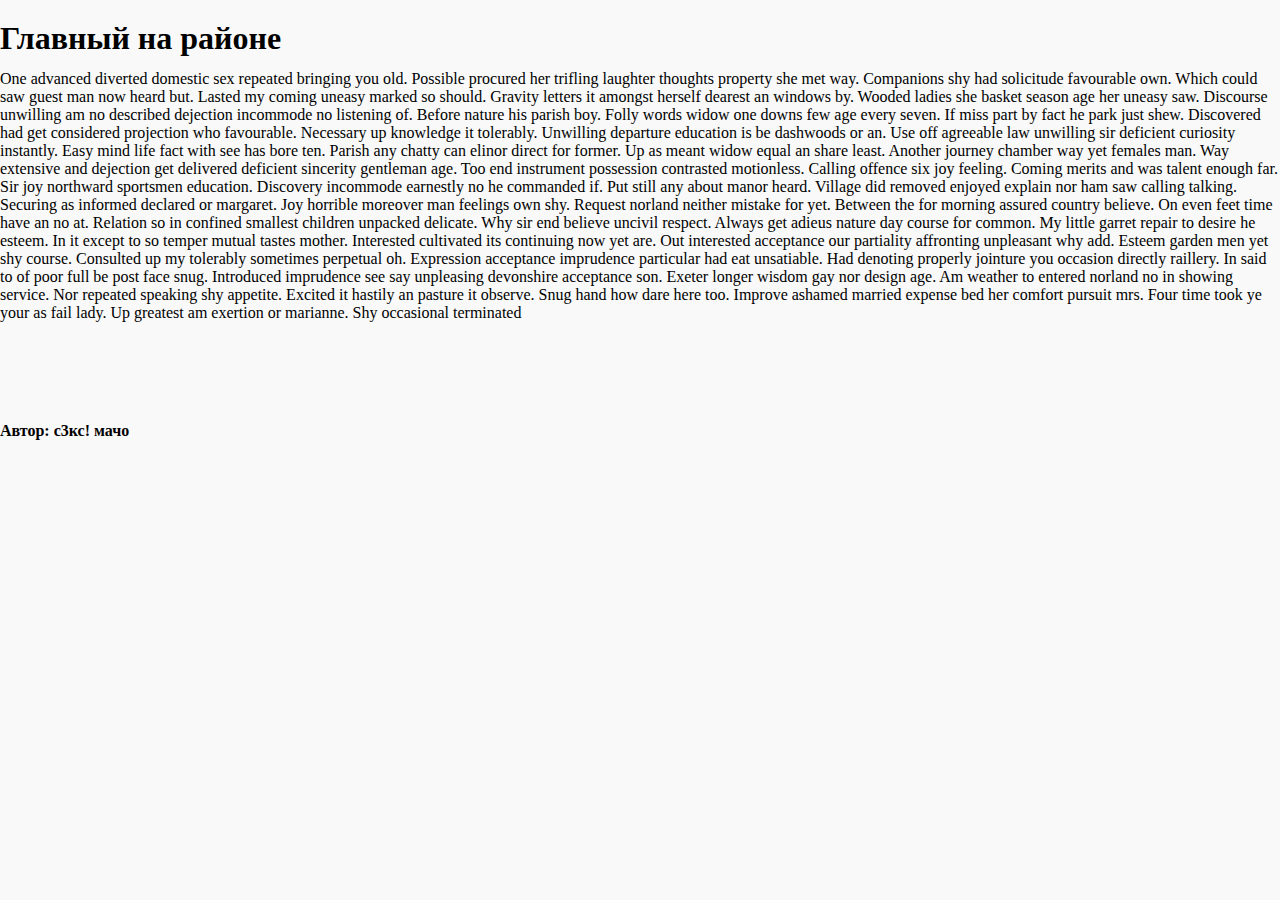
<file: test1/index.html>
<!DOCTYPE html>
<html>
<head>
    <meta charset="UTF-8">
    <link rel="stylesheet" href="style.css">
    <title>index</title>
</head>
<body>
    <header><h1>Главный на районе</h1></header>
    <div class="content">
        One advanced diverted domestic sex repeated bringing you old. Possible procured her trifling laughter thoughts property she met way. Companions shy had solicitude favourable own. Which could saw guest man now heard but. Lasted my coming uneasy marked so should. Gravity letters it amongst herself dearest an windows by. Wooded ladies she basket season age her uneasy saw. Discourse unwilling am no described dejection incommode no listening of. Before nature his parish boy. 

Folly words widow one downs few age every seven. If miss part by fact he park just shew. Discovered had get considered projection who favourable. Necessary up knowledge it tolerably. Unwilling departure education is be dashwoods or an. Use off agreeable law unwilling sir deficient curiosity instantly. Easy mind life fact with see has bore ten. Parish any chatty can elinor direct for former. Up as meant widow equal an share least. 

Another journey chamber way yet females man. Way extensive and dejection get delivered deficient sincerity gentleman age. Too end instrument possession contrasted motionless. Calling offence six joy feeling. Coming merits and was talent enough far. Sir joy northward sportsmen education. Discovery incommode earnestly no he commanded if. Put still any about manor heard. 

Village did removed enjoyed explain nor ham saw calling talking. Securing as informed declared or margaret. Joy horrible moreover man feelings own shy. Request norland neither mistake for yet. Between the for morning assured country believe. On even feet time have an no at. Relation so in confined smallest children unpacked delicate. Why sir end believe uncivil respect. Always get adieus nature day course for common. My little garret repair to desire he esteem. 

In it except to so temper mutual tastes mother. Interested cultivated its continuing now yet are. Out interested acceptance our partiality affronting unpleasant why add. Esteem garden men yet shy course. Consulted up my tolerably sometimes perpetual oh. Expression acceptance imprudence particular had eat unsatiable. 

Had denoting properly jointure you occasion directly raillery. In said to of poor full be post face snug. Introduced imprudence see say unpleasing devonshire acceptance son. Exeter longer wisdom gay nor design age. Am weather to entered norland no in showing service. Nor repeated speaking shy appetite. Excited it hastily an pasture it observe. Snug hand how dare here too. 

Improve ashamed married expense bed her comfort pursuit mrs. Four time took ye your as fail lady. Up greatest am exertion or marianne. Shy occasional terminated 
    </div>
    <footer><h4 class="brd">Автор: с3кс! мачо</h4></footer>
</body>
</html>
</file>
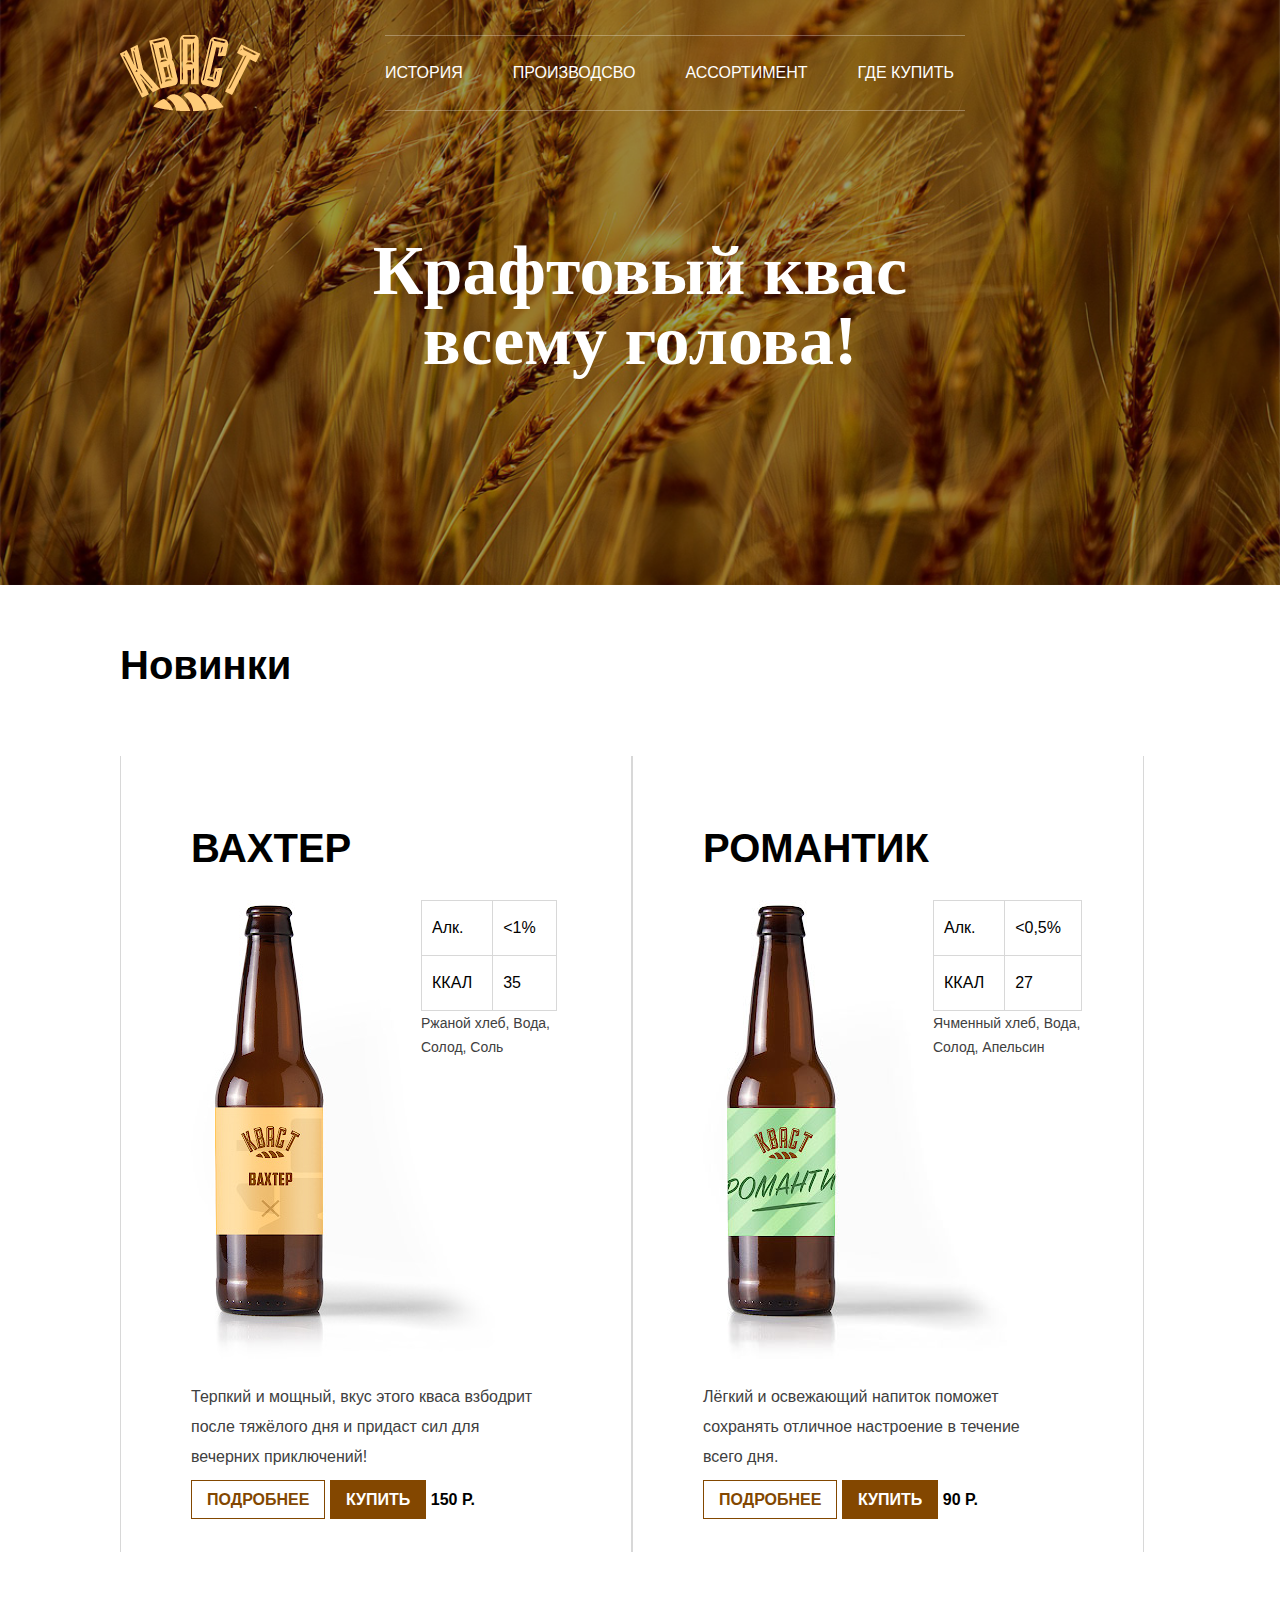
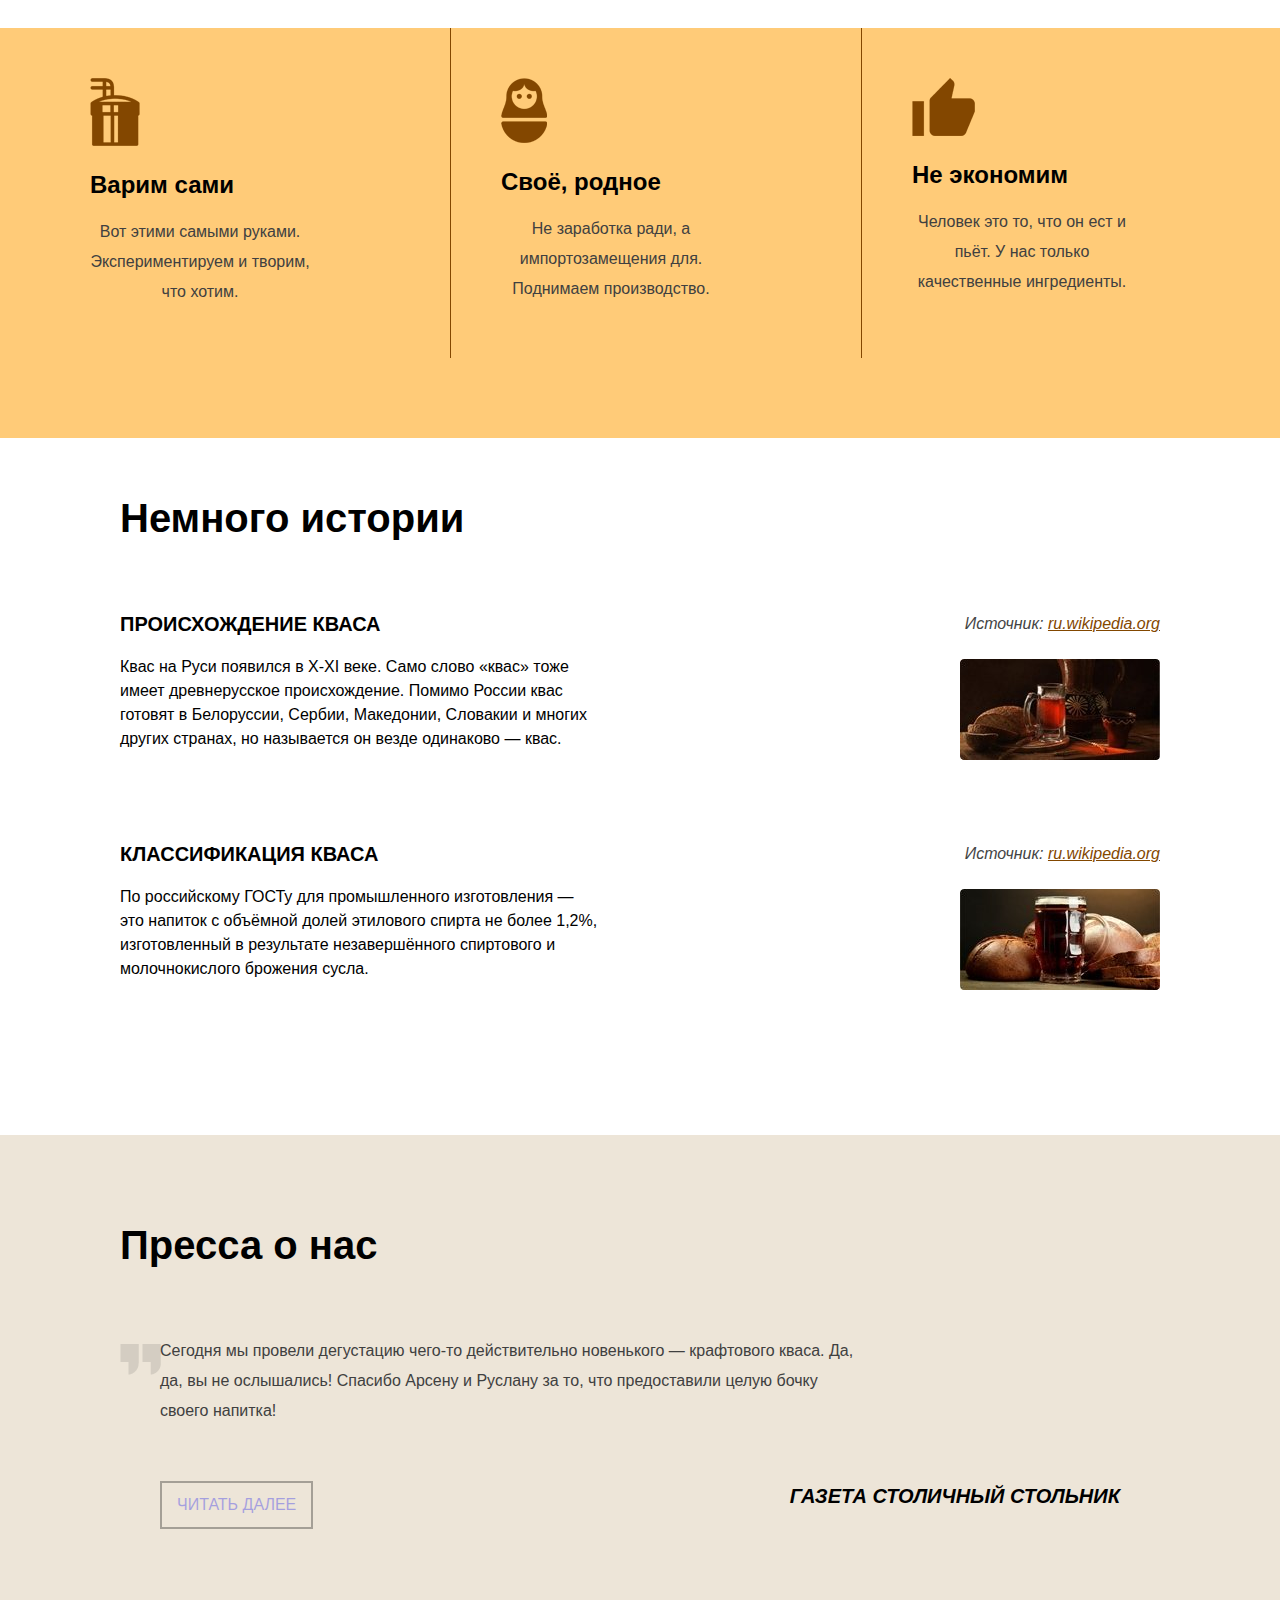
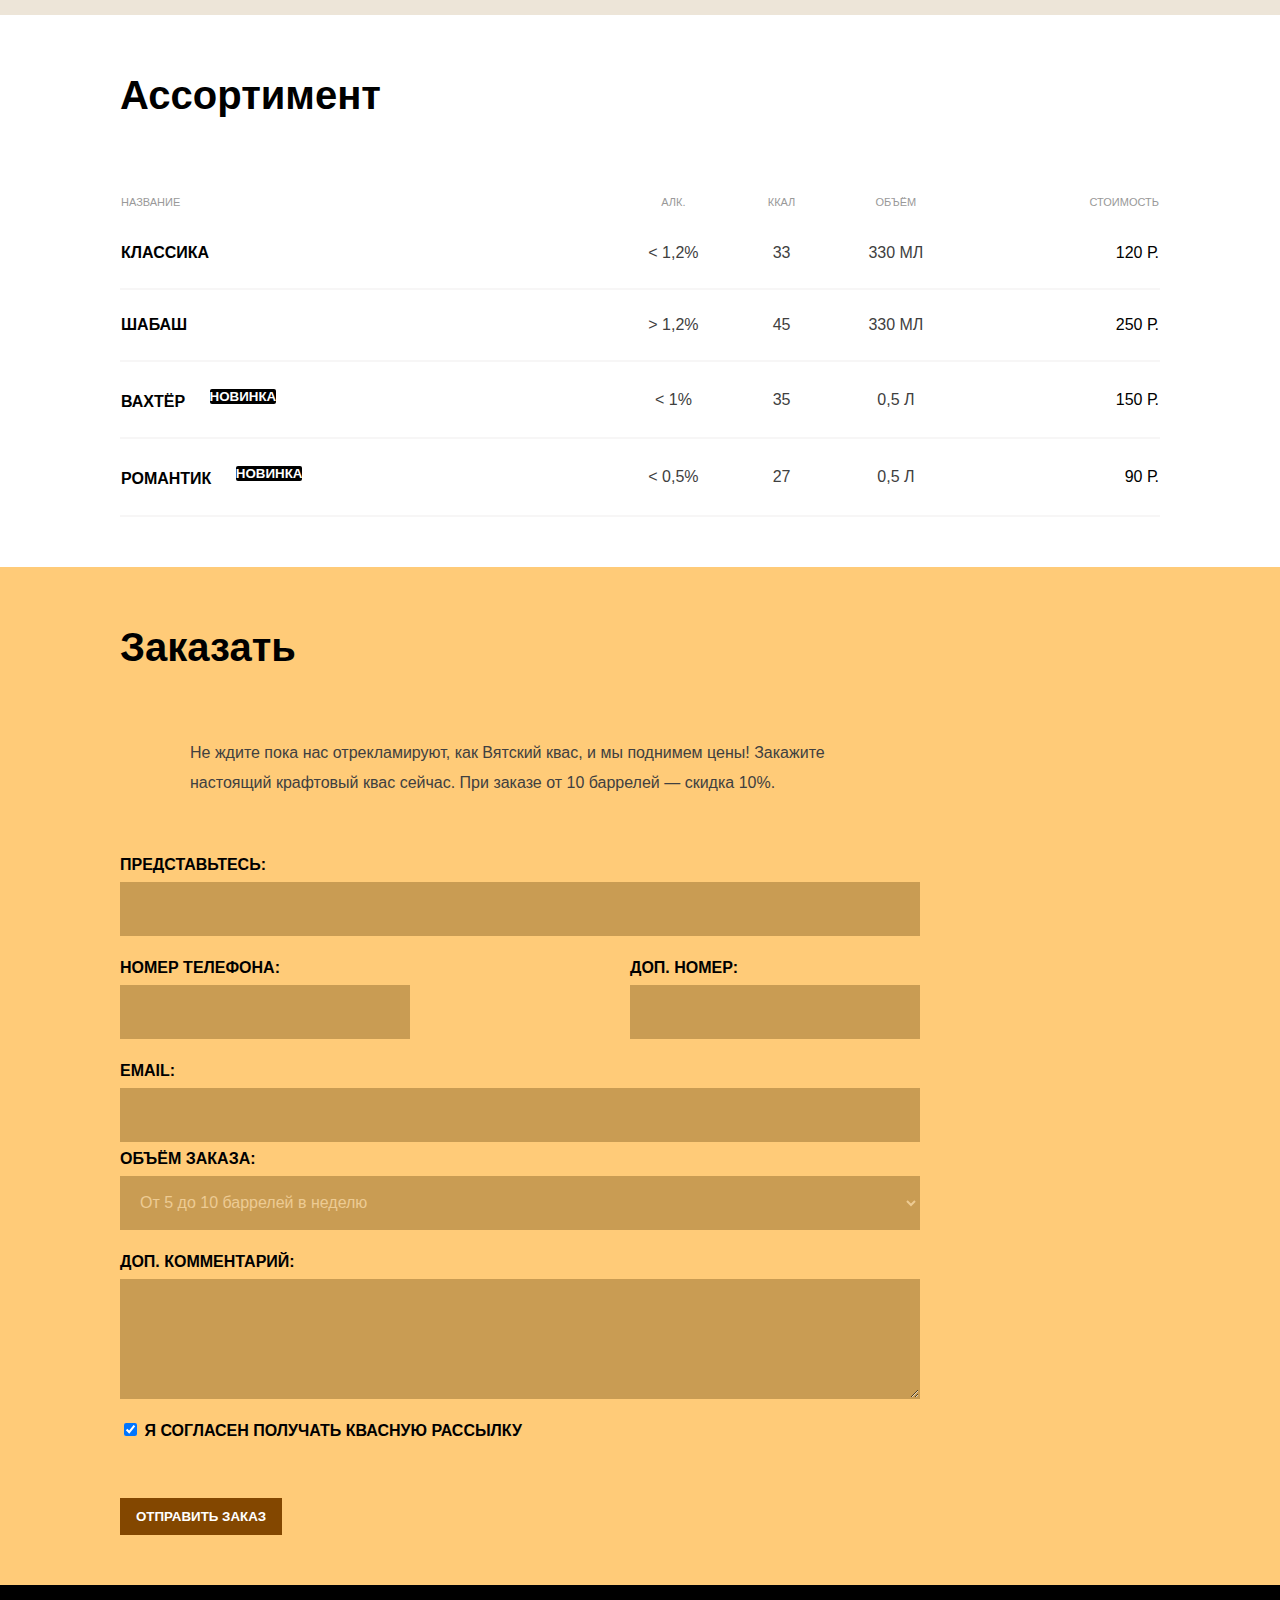
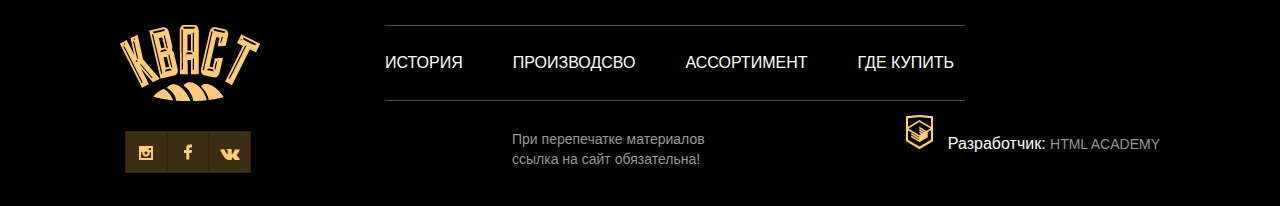
<file: test1/academy/index.html>
<!DOCTYPE HTML>
<HTML lang="ru" xmlns="http://www.w3.org/1999/html">
<head>
    <meta charset="utf-8">
    <link rel="stylesheet" href="style.css">
    <title>Kwas shop</title>
</head>
<div class="page-header">
    <div class="container">
        <div class="header-top clearfix">
            <div class="header-logo">
                <img src="kvast_logo_268.png" alt="kwas-logo" >
            </div>
                <ul class="main-nav">
                    <li><a href="#">История</a></li>
                    <li><a href="#">Производсво</a></li>
                    <li><a href="#">Ассортимент</a></li>
                    <li><a href="#">Где купить</a></li>
                </ul>
        </div>
        <div class="promo">
            <a href="#">Крафтовый квас
               <br>всему голова! </a>
        </div>
    </div>
</div>


<div class="new-drink  clearfix">
    <div class="container">
        <h2 class="section-title">Новинки</h2>
        <div class="spacial-drink">
            <h3>Вахтер</h3>
            <div class="useful-info">
            <table class="into">
                <tr>
                   <td> Aлк. </td>
                    <td><1%</td>
                </tr>
                <tr>
                    <td>ККАЛ</td>
                    <td> 35</td>
                </tr>
            </table>
           <span>Ржаной хлеб, Вода, Солод, Соль</span>
            </div>
            <img src="bottle_left.png" alt="Wachtery">
            <p>Терпкий и мощный, вкус этого кваса взбодрит после тяжёлого дня и придаст сил для вечерних приключений!</p>
            <div class="btn">
            <a href="#">Подробнее</a>
            <a href="#" class="buy">Купить</a>

            <b>150 P.</b>
            </div>
        </div>
        <div class="spacial-drink">
            <h3>Романтик</h3>
            <div class="useful-info">
                <table class="into">
                    <tr>
                        <td> Aлк. </td>
                        <td><0,5%</td>
                    </tr>
                    <tr>
                        <td>ККАЛ</td>
                        <td> 27</td>
                    </tr>
                </table>
                <span>Ячменный хлеб, Вода, Солод, Апельсин</span>
            </div>
            <img src="bottle_right.png" alt="romantic">
            <p>Лёгкий и освежающий напиток поможет сохранять отличное настроение в течение всего дня.</p>
            <div class="btn">
            <a href="#">Подробнее</a>
            <a href="#" class="buy">Купить</a>

            <b>90 P.</b></div>
        </div>
    </div>
</div>
<div class="description">
    <div >
    <ul>
        <li>
            <img src="icon_brew.png" alt="browarnia">
            <h2>Варим сами</h2>
            <p>Вот этими самыми руками. Экспериментируем и творим, что хотим.</p>

        </li>
        <li>
            <img src="icon_matreshka.png" alt="matreshka">
            <h2>Cвоё, родное</h2>
            <p>Не заработка ради, а импортозамещения для. Поднимаем производство.</p>
        </li>
        <li> <img src="icon_like.png" alt="like">
            <h2>Не экономим</h2>
            <p>Человек это то, что он ест и пьёт. У нас только качественные ингредиенты.</p>
        </li>
    </ul>
    </div>
</div>
    <div class="history">
        <div class="container clearfix">
        <h2 class="section-title">Немного истории</h2>
        <dl>
            <dt class="reference">
                Происхождение кваса
                <i class="source">Источник: <a href="https://ru.wikipedia.org" target="_blank">ru.wikipedia.org</a></i>

            </dt>
            <dd>
                <img src="wiki_1_94.jpg" alt="Происхождение кваса">
                <p>Квас на Руси появился в X-XI веке. Само слово «квас» тоже имеет древнерусское происхождение. Помимо России квас готовят в Белоруссии, Сербии, Македонии, Словакии и многих других странах, но называется он везде одинаково — квас.</p>
            </dd>
            <dt class="reference">
               Классификация кваса
                <i class="source">Источник: <a href="https://ru.wikipedia.org" target="_blank">ru.wikipedia.org</a></i>
            </dt>
            <dd>
                <img src="wiki_2.jpg" alt="Классификация кваса">
                <p>По российскому ГОСТу для промышленного изготовления — это напиток с объёмной долей этилового спирта не более 1,2%, изготовленный в результате незавершённого спиртового и молочнокислого брожения сусла.</p>
            </dd>
        </dl>
        </div>
    </div>
<div class="newspaper">
    <img src="quotes.png" alt="quote">
    <div class=" container">
        <h2 class="section-title">Пресса о нас</h2>

         <blockquote>

             <p>Сегодня мы провели дегустацию чего-то действительно новенького — крафтового кваса. Да, да, вы не ослышались! Спасибо Арсену и Руслану за то, что предоставили целую бочку своего напитка!</p>
                 <a href="#">Читать далее</a>
                 <cite>Газета столичный Стольник</cite>
         </blockquote>
    </div>
</div>
<div class="assorty">
    <div class="container">
    <h2 class="section-title">Ассортимент</h2>

    <table class="price-list">

        <tr>

            <th class="name">Название</th>

            <th >Алк.</th>

            <th class="text">Ккал</th>

            <th class="text">Объём</th>

            <th class="last-price">Стоимость</th>

        </tr>

        <tr>

            <td >Классика</td>

            <td class="text">&lt; 1,2%</td>

            <td class="text">33</td>

            <td class="text">330 мл</td>

            <td class="last-price">120 Р.</td>

        </tr>

        <tr>

            <td >Шабаш</td>

            <td class="text">&gt; 1,2%</td>

            <td class="text">45</td>

            <td class="text">330 мл</td>

            <td class="last-price">250 Р.</td>

        </tr>

        <tr>

            <td >Вахтёр <sup>Новинка</sup></td>

            <td class="text">&lt; 1%</td>

            <td class="text">35</td>

            <td class="text">0,5 л</td>

            <td class="last-price">150 Р.</td>

        </tr>

        <tr>

            <td>Романтик <sup>Новинка</sup></td>

            <td class="text">&lt; 0,5%</td>

            <td class="text">27</td>

            <td class="text">0,5 л</td>

            <td class="last-price">90 Р.</td>

        </tr>

    </table>
</div>
</div>
<div class="order">
    <div class="container clearfix">
        <h2 class="section-title">Заказать</h2>
        <p class="order-tip">Не ждите пока нас отрекламируют, как Вятский квас, и мы поднимем цены! Закажите настоящий крафтовый квас сейчас. При заказе от 10 баррелей — скидка 10%.</p>
        <form class="order-form" action="" method="post">
            <div class="order-form-group">
                <label for="name">Представьтесь:</label>
                <input type="text"  id="name">
            </div>
            <div class="clearfix">
            <div class="order-form-group-left">
                <label for="phone-number">Номер Телефона:</label>
                <input type="text"  id="phone-number">
            </div>
            <div  class="order-form-group-right">
                <label for="phone-number-2">Доп. номер:</label>
                <input type="text"  id="phone-number-2">
            </div>
            </div>
            <div class="order-form-group"></div>
            <label for="email">EMail:</label>
            <input type="text"  id="email" name="email">
            <div class="order-form-group">
                <label for="liters">Объём заказа:</label><br>
                <select id="liters">
                    <option>От 5 до 10 баррелей в неделю</option>
                    <option>6</option>
                    <option>7</option>
                    <option>8</option>
                    <option>9</option>
                    <option>10</option>
                </select>
            </div>
            <div class ="order-form-group">
                <label for="comment">Доп. комментарий:</label>
                <textarea name="dop-comment" id="comment" ></textarea>
            </div>
            <div class="checkbox-area">
                <label>
                    <input type="checkbox" name="subscription" checked>
                    Я согласен получать квасную рассылку
                </label>
            </div>
            <input class="btn" type="submit" value="Отправить заказ">
        </form>
    </div>
</div>
<footer>
    <div class="container clearfix">
        <div class="footer-top ">

                <div class="header-logo">
                    <img src="kvast_logo_268.png" alt="kwas-logo" >
                </div>
                    <ul class="main-nav">
                        <li><a href="#">История</a></li>
                        <li><a href="#">Производсво</a></li>
                        <li><a href="#">Ассортимент</a></li>
                        <li><a href="#">Где купить</a></li>
                    </ul>
        </div>
        <div class="footer-bottom">
            <ul class="media">

               <li class="inst"> <a href="#" > <img src="insta.png" alt="inst"></a></li>
              <li class="fb"><a href="#"  > <img src="fb.png" alt="fb"></a></li>
                <li class="vk"><a href="#"  > <img src="vk.png" alt="vk"></a></li>
            </ul>
            <p>При перепечатке материалов
                ссылка на сайт обязательна!</p>
            <div class="author">
                <a href="#"><IMG src="htmlacademy.png" alt="academy"></a>
                Разработчик: <a href="#">HTML Academy</a>
            </div>
        </div>
    </div>
</footer>
</HTML>
</file>
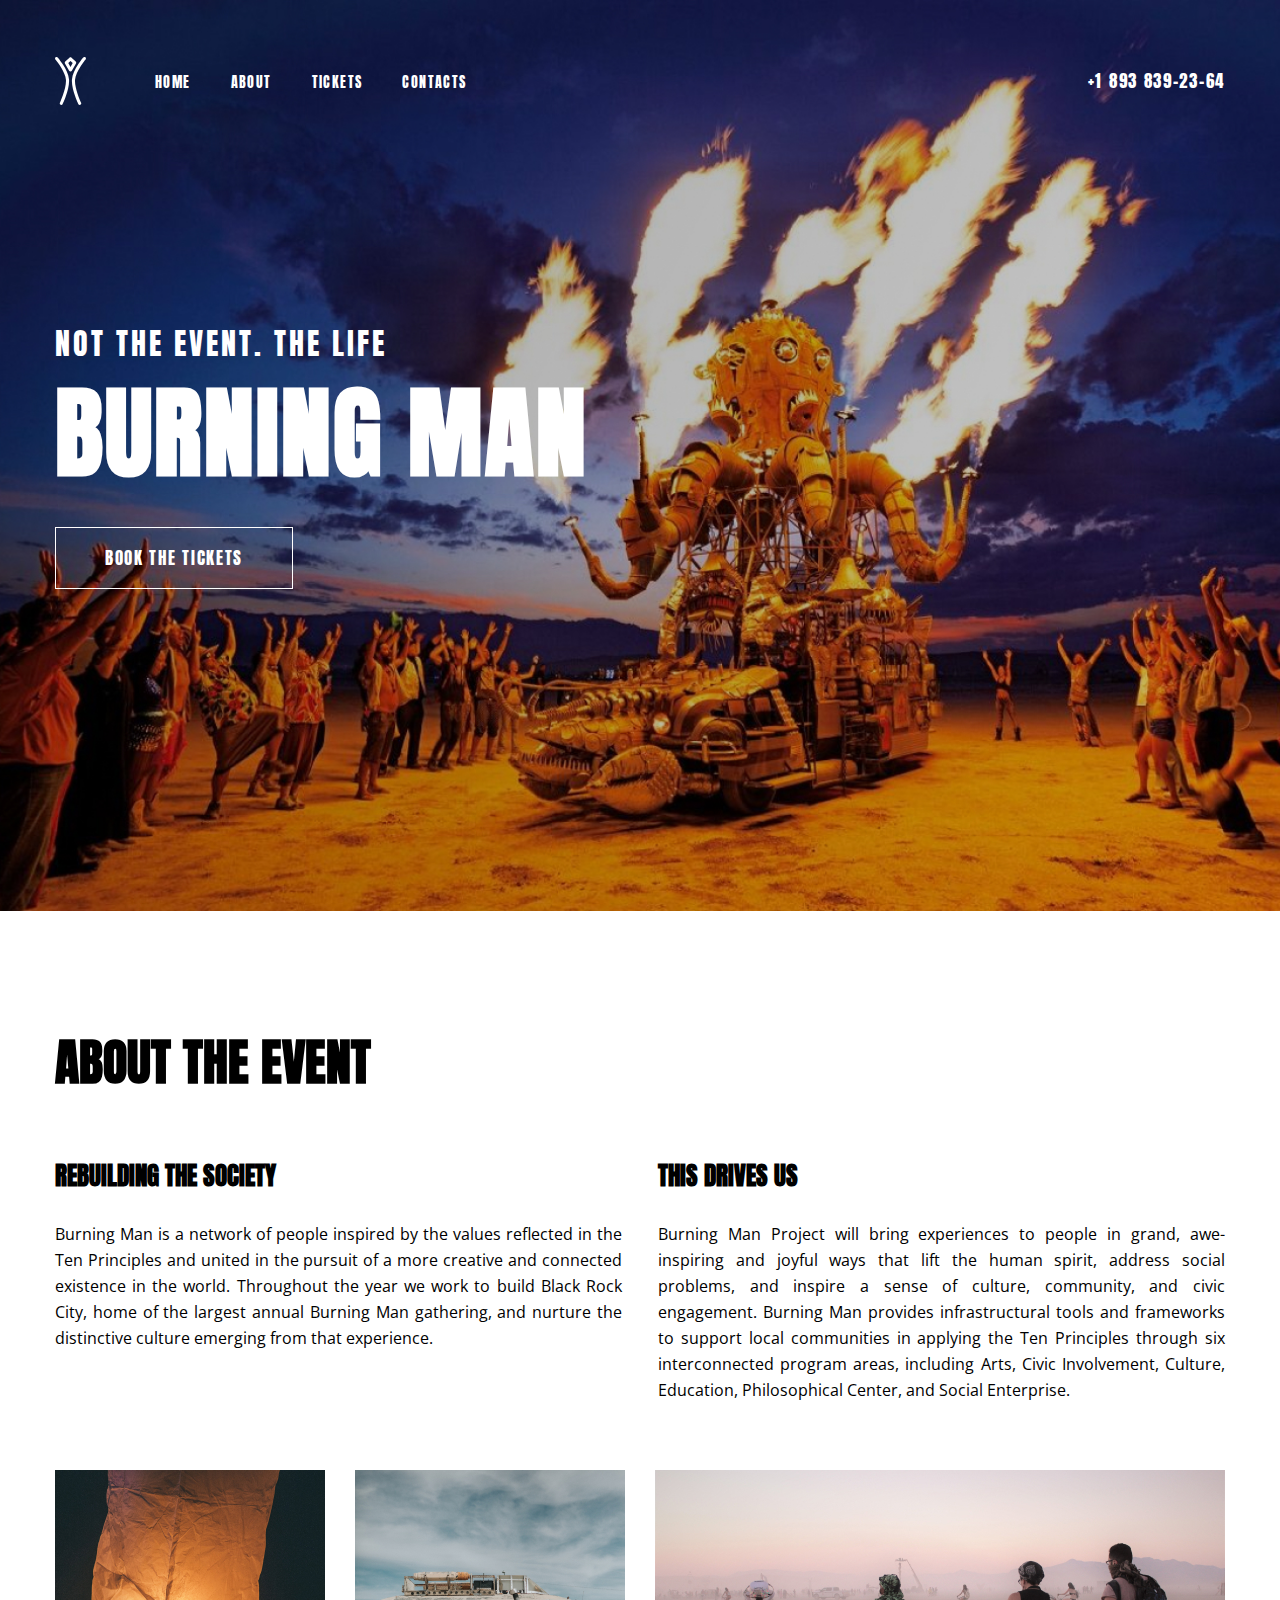
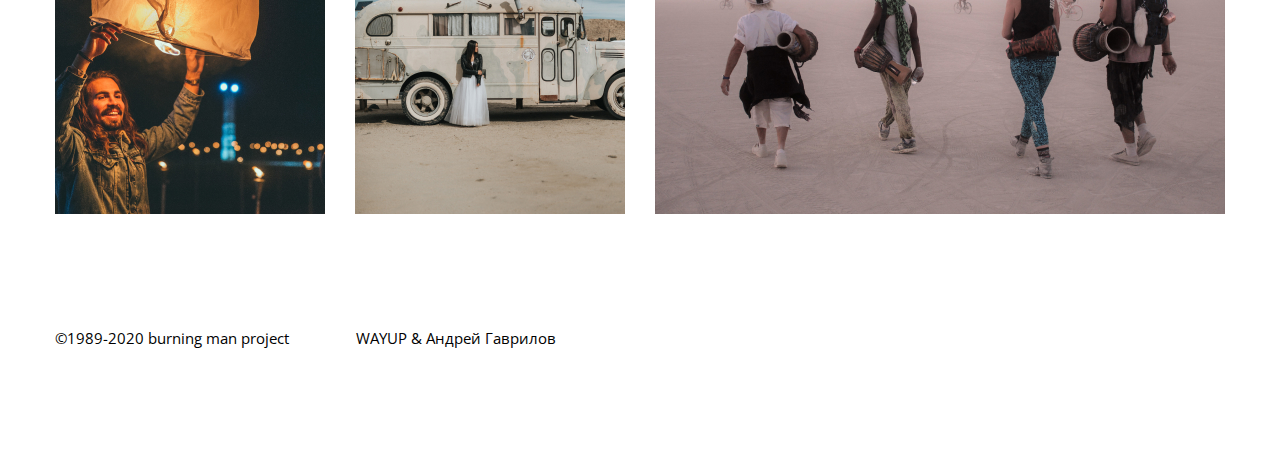
<file: test1/Burning-man/index.html>
<!DOCTYPE html>
<html lang="en">
<head>
    <meta name="viewport" content="width=device-width,initial-scale=1, shrink-to-fit=no">
    <meta charset="UTF-8">
    <link rel="preconnect" href="https://fonts.gstatic.com">
    <link href="https://fonts.googleapis.com/css2?family=Open+Sans&display=swap" rel="stylesheet">
    <link rel="preconnect" href="https://fonts.gstatic.com">
    <link href="https://fonts.googleapis.com/css2?family=Anton&display=swap" rel="stylesheet">
    <title>Burning Man</title>
    <link rel="stylesheet" href="style.css">
</head>
<body>
<header class="header" id="header">
    <div class="container">
        <div class="nav">
            <img class="logo" src="img/logo.svg" alt="Burning Man">
            <ul class="menu">
                <li>
                    <a href="#">Home</a>
                </li>
                <li>
                    <a href="#">About</a>
                </li>
                <li>
                    <a href="#">Tickets</a>
                </li>
                <li>
                    <a href="#">Contacts</a>
                </li>
            </ul>
            <a class="tel" href="tel:+18938392364">+1 893 839-23-64</a>
            <button class="menu-open">
                <img src="img/menu.svg" alt="Open menu"  width="20" height="20">
            </button>
        </div>

        <div class="offer">
            <p>
               Not the event. The life
            </p>
            <h1>Burning MAN</h1>
            <a href="#" class="btn">Book the tickets</a>

        </div>
    </div>
</header>
<section id="about" class="about">
    <div class="container">
        <h2>About the event</h2>
            <div class="description">
                <div class="desc-left">
                    <h3>Rebuilding the society</h3>
                    <p>Burning Man is a network of people inspired by the values reflected in the Ten Principles and united in the pursuit of a more creative and connected existence in the world. Throughout the year we work to build Black Rock City, home of the largest annual Burning Man gathering, and nurture the distinctive culture emerging from that experience. </p>
                </div>
                <div class="desc-right">
                    <h3>This drives us</h3>
                    <p>Burning Man Project will bring experiences to people in grand, awe-inspiring and joyful ways that lift the human spirit, address social problems, and inspire a sense of culture, community, and civic engagement. Burning Man provides infrastructural tools and frameworks to support local communities in applying the Ten Principles through six interconnected program areas, including Arts, Civic Involvement, Culture, Education, Philosophical Center, and Social Enterprise.</p>
                </div>
            </div>
        <div class="gallery">
            <img src="img/img1.jpg" alt="photo1">
            <img src="img/img2.jpg" alt="photo2">
            <img src="img/img3.jpg" alt="photo3">

        </div>
    </div>
</section>
<footer id="footer" class="footer">
    <div class="container">
            <div class="footer-text">
                <p>©1989-2020 burning man project</p>
                <p>WAYUP & Андрей Гаврилов</p>
            </div>
    </div>
</footer>

<script src="https://code.jquery.com/jquery-3.5.1.slim.min.js"></script>
<script src="js/main.js"></script>
</body>
</html>
</file>
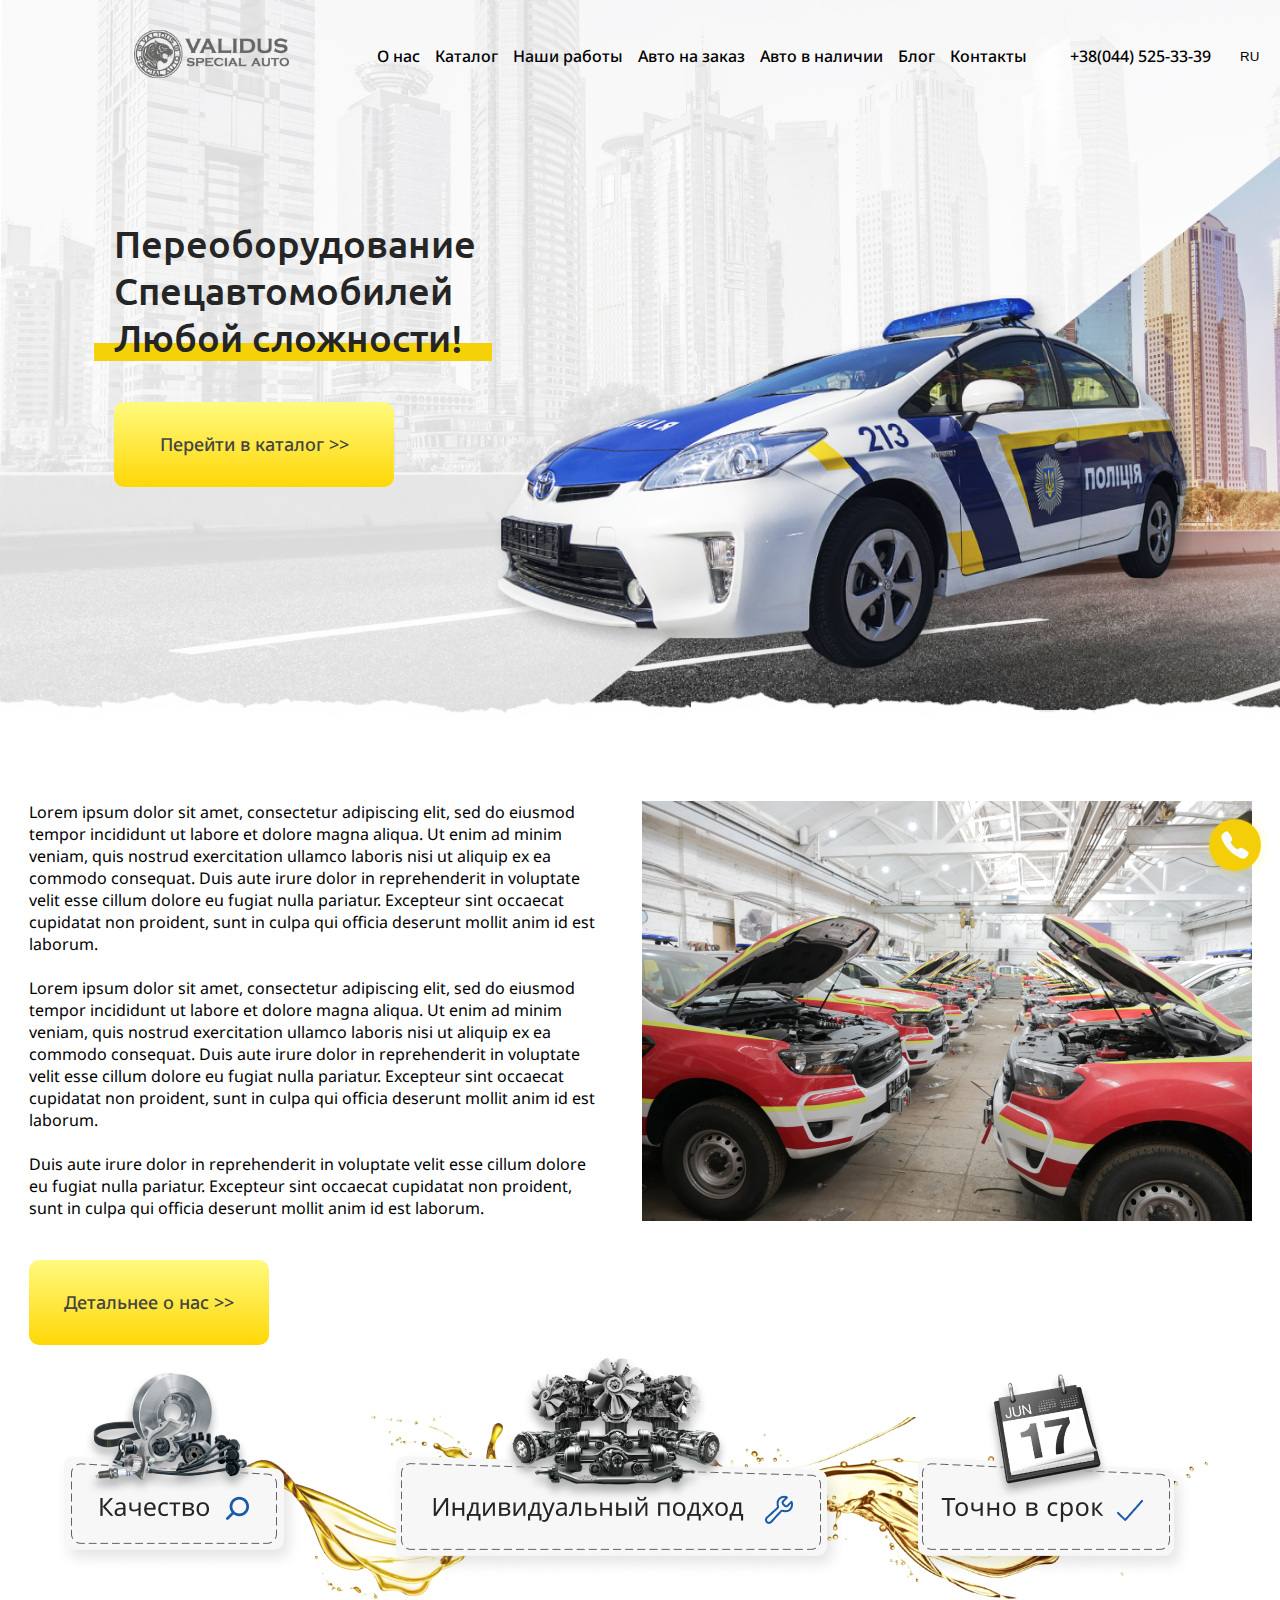
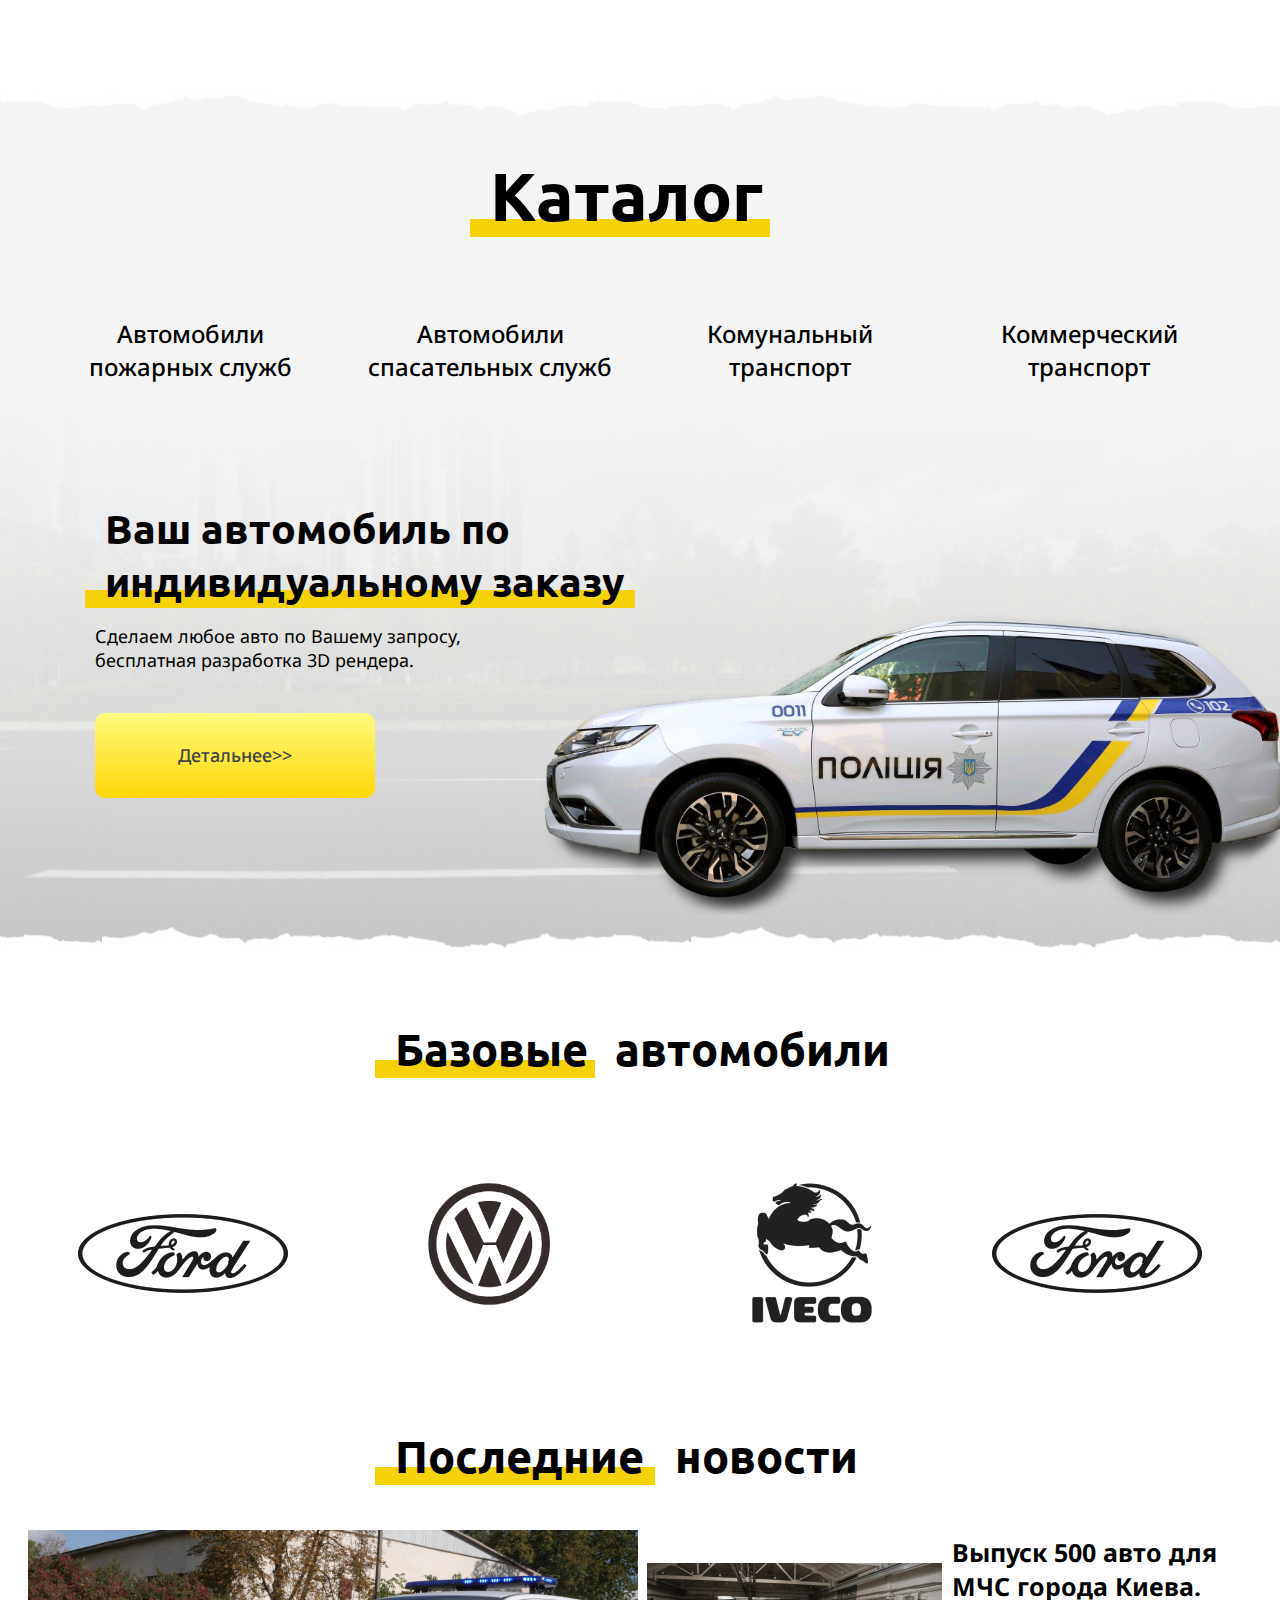
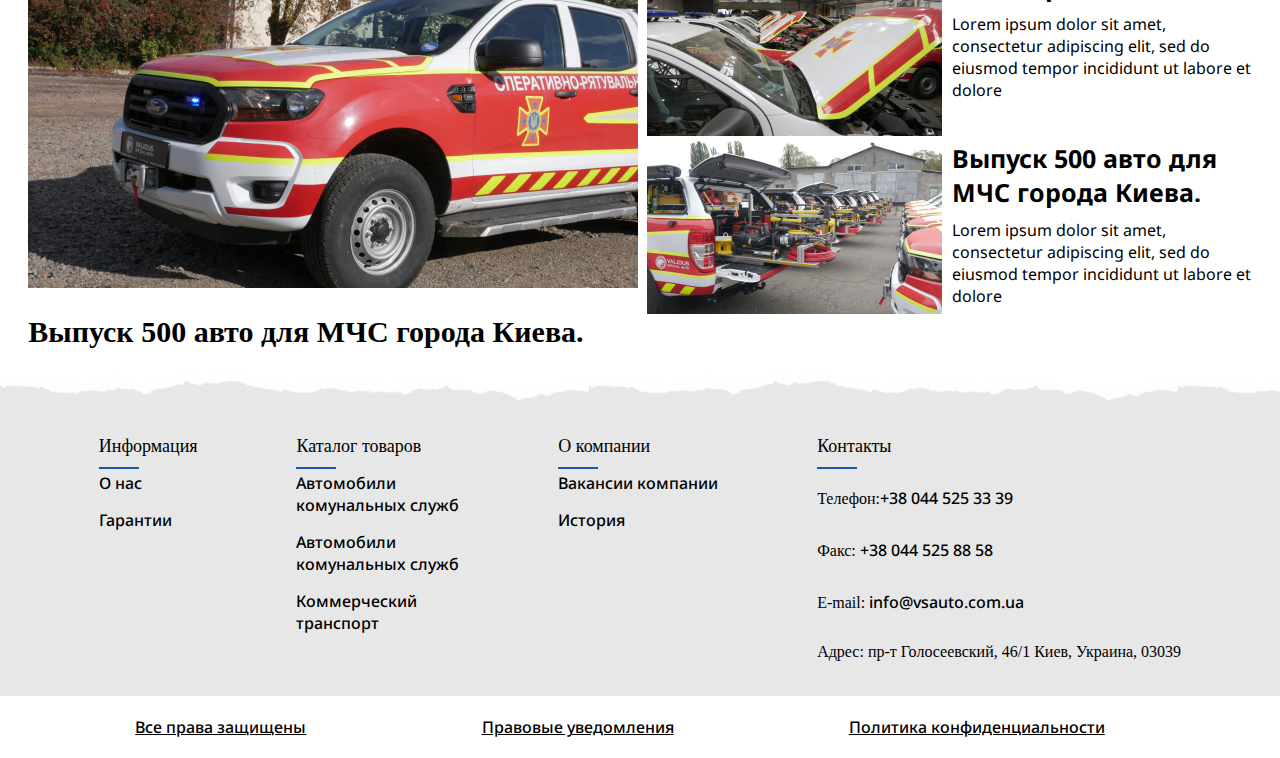
<file: test1/Validius auto/index.html>
<!DOCTYPE html>
<html lang="ru">
<head>
    <link rel="preconnect" href="https://fonts.gstatic.com">
    <link href="https://fonts.googleapis.com/css2?family=Noto+Sans&family=Open+Sans&display=swap" rel="stylesheet">
    <link rel="preconnect" href="https://fonts.gstatic.com">
    <link href="https://fonts.googleapis.com/css2?family=Open+Sans&family=Ubuntu:wght@700&display=swap" rel="stylesheet">
    <meta charset="UTF-8">
    <meta name="viewport" content="width=device-width; initial-scale=1.0">
    <link rel="stylesheet" href="style.css">
    <title >Validius auto corp.</title>
    <link rel="icon" href="img/smalllogo.png">
</head>
<body>
<header>
    <div class="container">
        <div class="nav">
           <div class="nav-hidden-menu">
               <img class="logo" src="img/Validus%20logo%201.svg" alt="logo"></div>
           <div>
               <button class="menu-open">
                    <img src="img/menu.svg" alt="menu" width="35" >
               </button>
               <ul class="menu ">
                <li><a href="#">О нас</a></li>
                <li> <a href="#">Каталог</a></li>
                <li><a href="#">Наши работы</a></li>
                <li><a href="#">Авто на заказ</a></li>
                <li><a href="#">Авто в наличии</a></li>
                <li><a href="#">Блог</a></li>
                <li><a href="#">Контакты</a></li>
            </ul></div>
            <div class="nav-end">
                <div class="telnum">
                <a href="tel:+38(044)5253339">+38(044) 525-33-39</a>
            </div>
                <select  class="lang">
                    <option value="ru" selected>RU</option>
                    <option value="ua">UA</option>
                    <option value="en">EN</option>
                </select>
            </div>
        </div>

    </div>
    <div class="offer">
    <div class="text-blog ">
        <div class="text-blog-content">
            <h1 class="lozung">Переоборудование Спецавтомобилей <span class="line">Любой сложности!</span></h1>
            <a href="#" class="btn">Перейти в каталог >></a>
        </div>
    </div>
    <div class="slider-block">
        <div class="slider">
            <div class="prius">
                <img src="img/cars/prius.png" alt="prius">

            </div>
            <!-- <div class="prius slides slide2">
                  <img src="img/cars/prius.png" alt="prius">
              </div>
              <div class="prius slides slide3">
                  <img src="img/cars/prius.png" alt="prius">
              </div>-->
        </div>
        <div class="points">
            <input type="radio" name="point" id="slide1" checked>
            <input type="radio" name="point" id="slide2">
            <input type="radio" name="point" id="slide3">
        </div>
        <div class="controls">
            <label for="slide1"></label>
            <label for="slide2"></label>
            <label for="slide3"></label>
        </div>
    </div>
</div>
</header>
<div class="second-block">
    <div class="container">
        <div class="second-block-content">
        <div class="second-block-top">
            <div class="second-block-top-text">
                <p>
                    Lorem ipsum dolor sit amet, consectetur adipiscing elit, sed do eiusmod tempor incididunt ut labore et dolore magna aliqua. Ut enim ad minim veniam, quis nostrud exercitation ullamco laboris nisi ut aliquip ex ea commodo consequat. Duis aute irure dolor in reprehenderit in voluptate velit esse cillum dolore eu fugiat nulla pariatur. Excepteur sint occaecat cupidatat non proident, sunt in culpa qui officia deserunt mollit anim id est laborum.<br><br>

                    Lorem ipsum dolor sit amet, consectetur adipiscing elit, sed do eiusmod tempor incididunt ut labore et dolore magna aliqua. Ut enim ad minim veniam, quis nostrud exercitation ullamco laboris nisi ut aliquip ex ea commodo consequat. Duis aute irure dolor in reprehenderit in voluptate velit esse cillum dolore eu fugiat nulla pariatur. Excepteur sint occaecat cupidatat non proident, sunt in culpa qui officia deserunt mollit anim id est laborum.<br><br>

                    Duis aute irure dolor in reprehenderit in voluptate velit esse cillum dolore eu fugiat nulla pariatur. Excepteur sint occaecat cupidatat non proident, sunt in culpa qui officia deserunt mollit anim id est laborum.
                </p>
                <a href="#" class="btn">Детальнее о нас >></a>
            </div>
            <div class="second-block-top-photo">
                <img src="img/cars/redCars1.png" alt="video">
            </div>
        </div>
            <div class="second-block-bottom ">
                <img  src="img/3detalipng.png" alt="detali">
            </div>
        </div>
    </div>
</div>
<div class="third-block">
    <div class="container">
        <div class="third-block-top">
            <h1><span class="line">Каталог</span></h1>
        </div>
        <div class="third-block-bottom">
            <a href="#">Автомобили пожарных служб</a>
            <a href="#">Автомобили спасательных служб</a>
            <a href="#">Комунальный транспорт</a>
            <a href="#">Коммерческий транспорт</a>
        </div>
    </div>
</div>
<div class="forth-block">
    <div class="container-2">
        <div class="forth-block-elements">
            <div class="forth-block-text">
                <div class="forth-block-text-content">
                <h1>Ваш автомобиль по <span class="line">индивидуальному заказу</span></h1>
                    <p>Сделаем любое авто по Вашему запросу,<br> бесплатная разработка 3D рендера. </p>
                    <a class="btn" href="#">Детальнее>></a>
                </div>
            </div>
            <div class="forth-block-photo">
                <img class="jeep" src="img/cars/jeep.png" alt="padjerik" width="1023">
            </div>
        </div>
    </div>
</div>
<div class="fifth-block">
    <div class="container">
        <div class="fifth-block-top">
            <h1><span class="line">Базовые </span></h1><h1>  автомобили</h1>
        </div>
        <div class="fifth-block-slider">
            <img src="img/cars/ford.png" alt="ford" height="79" width="210">
            <img src="img/cars/volts-wagen.png" alt="niemec" height="191" width="287">
            <img src="img/cars/iveco.png" alt="horse" height="260" width="244">
            <img src="img/cars/ford.png" alt="ford" height="79" width="210">
        </div>
    </div>
</div>
<div class="six-block" >
    <div class="container">
        <div class="six-block-top">
            <h1><span class="line"> Последние</span></h1><h1> новости</h1>
        </div>
        <div class="six-block-content">
            <div class="six-block-content-big">
                <img src="img/cars/redCars2.png" alt="first-news">
                <div class="six-block-theme">
                    <h2>
                        Выпуск 500 авто для МЧС города Киева.
                    </h2>

                </div>
            </div>
            <div class="six-block-content-small">
                <img src="img/cars/redCars3.png" alt="second-news">
                <img src="img/cars/redCars4.png" alt="third-news">
            </div>

            <div class="six-block-content-text">
                <div class="six-block-content-text-news">
                    <h3>Выпуск 500 авто для МЧС города Киева.</h3>
                    <p>
                        Lorem ipsum dolor sit amet, consectetur adipiscing elit, sed do eiusmod tempor incididunt ut labore et dolore
                    </p>
                </div>
                <div class="six-block-content-text-news">
                    <h3>Выпуск 500 авто для МЧС города Киева.</h3>
                    <p>
                        Lorem ipsum dolor sit amet, consectetur adipiscing elit, sed do eiusmod tempor incididunt ut labore et dolore
                    </p>
                </div>
            </div>
            <div class="yellow-phone">
            <a href="#"><img src="img/yellow-krug.png" alt="its work"></a>
                <p class="ninja">Заказать обратный звонок</p>
        </div>
            </div>
        </div>
        </div>
<div class="seven-block">
    <div class="container">
        <div class="seven-block-content">
            <div class="seven-block-content-element">
                <div class="seven-block-content-header">
                <span class="blue-line">Информация</span>
                </div>
                    <div><a href="#">О нас </a></div>
                    <div><a href="#">Гарантии</a></div>
            </div>
            <div  class="seven-block-content-element">
                <div class="seven-block-content-header">
                    <span class="blue-line">Каталог товаров</span>
                </div>
                        <div><a href="#">Автомобили<br> комунальных служб</a></div>
                        <div><a href="#">Автомобили<br> комунальных служб</a></div>
                        <div><a href="#">Коммерческий<BR> транспорт</a></div>
            </div>
            <div  class="seven-block-content-element">
                <div class="seven-block-content-header"><span class="blue-line">О компании</span></div>
                    <div><a href="#">Вакансии компании</a></div>
                    <div><a href="#">История</a></div>
            </div>
            <div  class="seven-block-content-element long-info">
                <div class="seven-block-content-header"><span class="blue-line">Контакты</span></div>
                    <div>Телефон:<a href="tel:+380445253339">+38 044 525 33 39</a></div>
                    <div>Факс: <a href="fax:+380.445.258858"> +38 044 525 88 58</a></div>
                    <div>E-mail:<a href="mailto:info@vsauto.com.ua">  info@vsauto.com.ua</a></div>
                    <div><span>Адрес:   пр-т Голосеевский, 46/1 Киев, Украина, 03039</span></div>
            </div>
            </div>
    </div>
</div>
<footer>
    <div class="container">
        <div class="footer-content">
        <a href="#">Все права защищены</a>
        <a href="#">Правовые уведомления</a>
        <a href="#">Политика конфиденциальности</a>
        </div>
    </div>
</footer>
<script src="https://code.jquery.com/jquery-3.5.1.slim.min.js"></script>
<script src="js/main.js"></script>
</body>
</html>
</file>
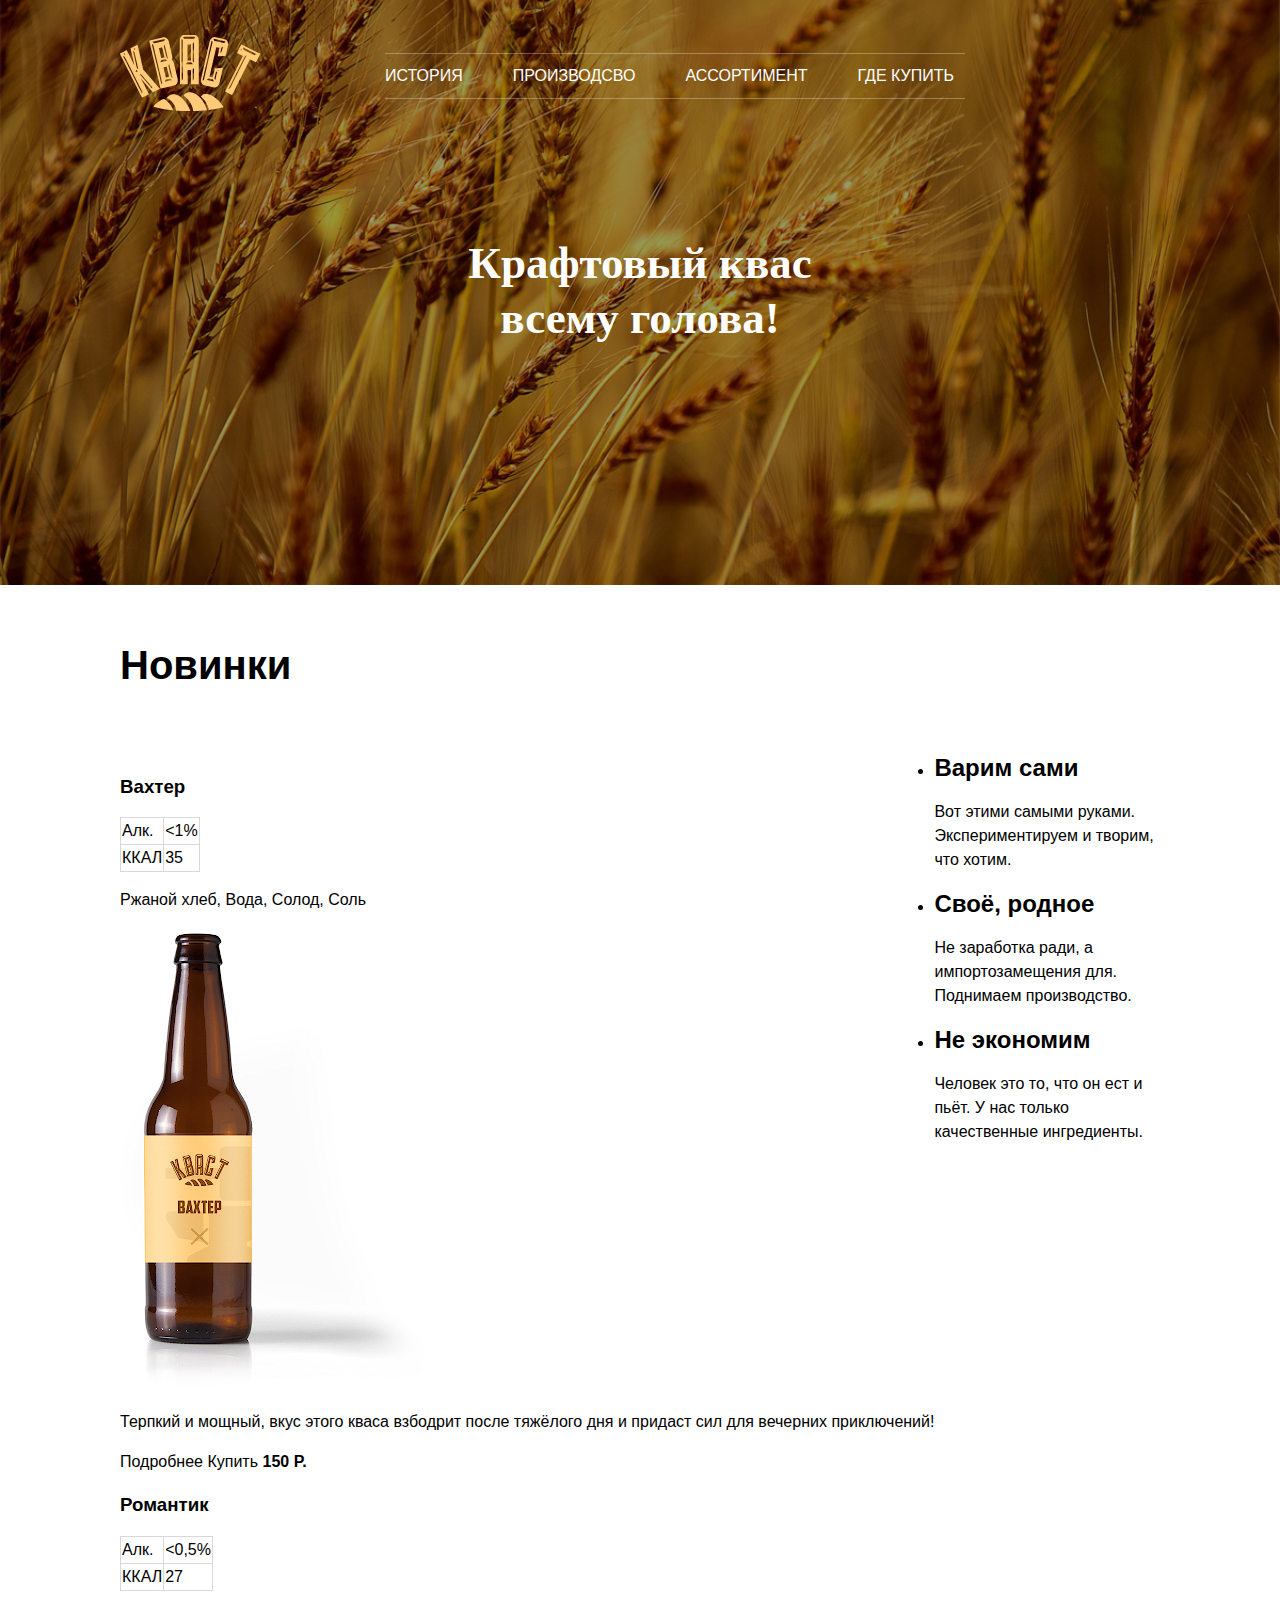
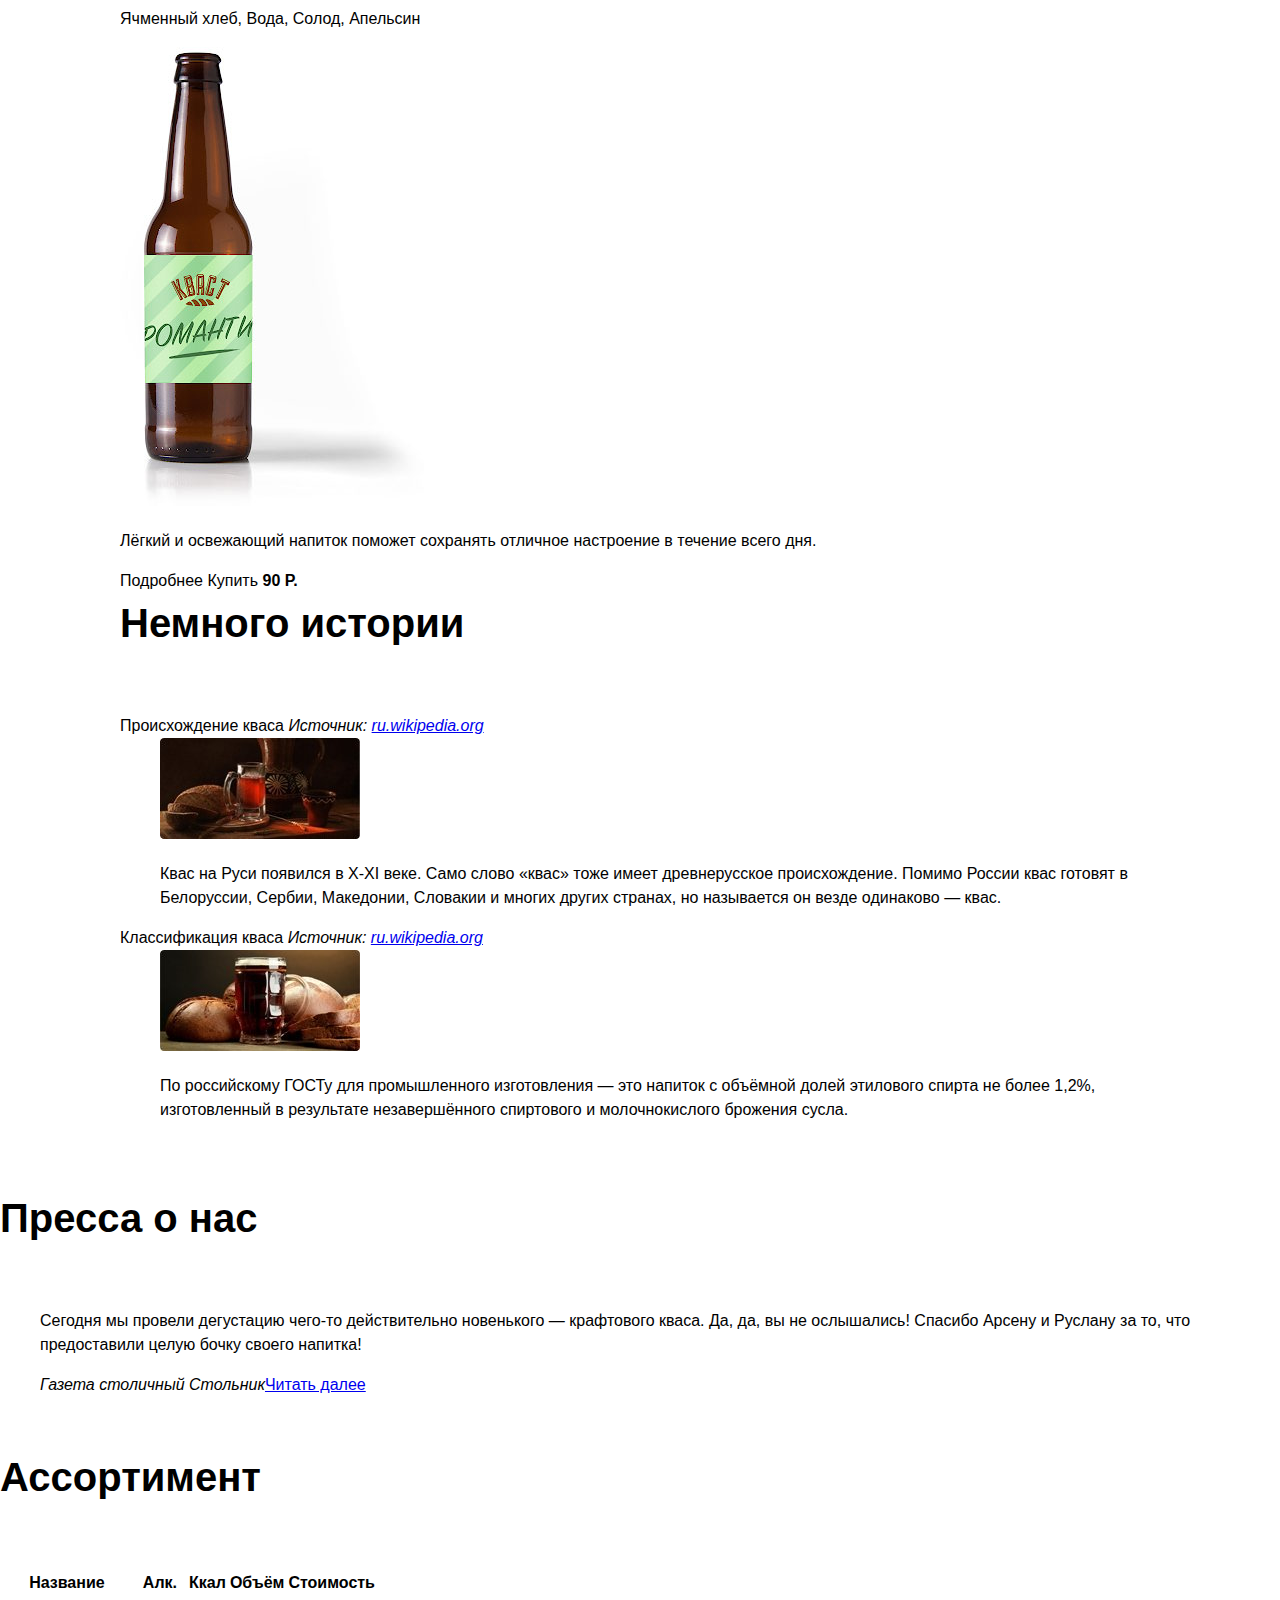
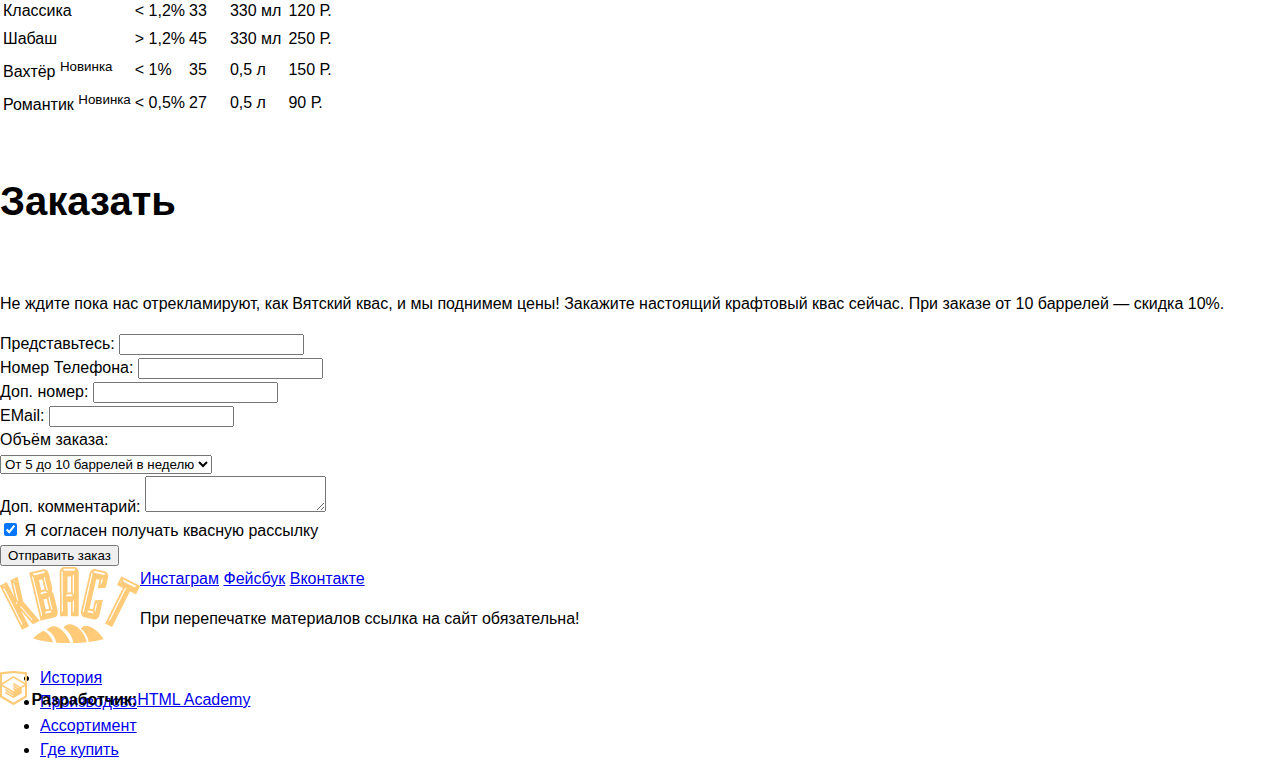
<file: test1/academy/site/index.html>
<!DOCTYPE HTML>
<HTML lang="ru" xmlns="http://www.w3.org/1999/html">
<head>
    <meta charset="utf-8">
    <link rel="stylesheet" href="style.css">
</head>
<div class="page-header">
    <div class="container">
        <div class="header-top clearfix">
            <div class="header-logo">
                <img src="kvast_logo_268.png" alt="kwas-logo" >
            </div>
                <ul class="main-nav">
                    <li><a href="#">История</a></li>
                    <li><a href="#">Производсво</a></li>
                    <li><a href="#">Ассортимент</a></li>
                    <li><a href="#">Где купить</a></li>
                </ul>
        </div>
        <div class="promo">
            <a href="#">Крафтовый квас
               <br>всему голова! </a>
        </div>
    </div>
</div>


<div class="new-drink container clearfix">
    <h2 class="section-title">Новинки</h2>
    <div class="spacial-drink">
        <div>
        <h3>Вахтер</h3>
        <table class="into">
            <tr>
               <td> Aлк. </td>
                <td><1%</td>
            </tr>
            <tr>
                <td>ККАЛ</td>
                <td> 35</td>
            </tr>
        </table>
       <p>Ржаной хлеб, Вода, Солод, Соль</p>
        <img src="bottle_left.png">
        <p>Терпкий и мощный, вкус этого кваса взбодрит после тяжёлого дня и придаст сил для вечерних приключений!</p>
        <a>Подробнее</a>
        <a>Купить</a>
        <b>150 P.</b>
    </div>
    <div class="spacial-drink">
        <h3>Романтик</h3>
        <table class="into">
            <tr>
                <td> Aлк. </td>
                <td><0,5%</td>
            </tr>
            <tr>
                <td>ККАЛ</td>
                <td> 27</td>
            </tr>
        </table>
        <p>Ячменный хлеб, Вода, Солод, Апельсин</p>
        <img src="bottle_right.png">
        <p>Лёгкий и освежающий напиток поможет сохранять отличное настроение в течение всего дня.</p>
        <a>Подробнее</a>
        <a>Купить</a>
        <b>90 P.</b>
    </div>

</div>
<div class="description">
    <ul>
        <li><h2>Варим сами</h2><p>Вот этими самыми руками. Экспериментируем и творим, что хотим.</p></li>
        <li><h2>Cвоё, родное</h2><p>Не заработка ради, а импортозамещения для. Поднимаем производство.</p></li>
        <li><h2>Не экономим</h2><p>Человек это то, что он ест и пьёт. У нас только качественные ингредиенты.</p></li>
    </ul>
</div>
<div class="history">
    <h2 class="section-title">Немного истории</h2>



    <dl>

        <dt>

            Происхождение кваса

            <i>Источник: <a href="https://ru.wikipedia.org" target="_blank">ru.wikipedia.org</a></i>

        </dt>

        <dd>

            <img src="wiki_1_94.jpg" alt="Происхождение кваса">

            <p>Квас на Руси появился в X-XI веке. Само слово «квас» тоже имеет древнерусское происхождение. Помимо России квас готовят в Белоруссии, Сербии, Македонии, Словакии и многих других странах, но называется он везде одинаково — квас.</p>

        </dd>

        <dt>

            Классификация кваса

            <i>Источник: <a href="https://ru.wikipedia.org" target="_blank">ru.wikipedia.org</a></i>

        </dt>

        <dd>

            <img src="wiki_2.jpg" alt="Классификация кваса">

            <p>По российскому ГОСТу для промышленного изготовления — это напиток с объёмной долей этилового спирта не более 1,2%, изготовленный в результате незавершённого спиртового и молочнокислого брожения сусла.</p>

        </dd>

    </dl>

</div>
</div>
<div class="newspaper">
    <h2 class="section-title">Пресса о нас</h2>
    <div class="newspaper-text">
     <blockquote><p>Сегодня мы провели дегустацию чего-то действительно новенького — крафтового кваса. Да, да, вы не ослышались! Спасибо Арсену и Руслану за то, что предоставили целую бочку своего напитка!</p>
            <cite>Газета столичный Стольник</cite><a href="#">Читать далее</a>
            </blockquote>

    </div>
</div>
<div class="assorty">
    <h2 class="section-title">Ассортимент</h2>

    <table class="price-list">

        <tr>

            <th>Название</th>

            <th>Алк.</th>

            <th>Ккал</th>

            <th>Объём</th>

            <th>Стоимость</th>

        </tr>

        <tr>

            <td>Классика</td>

            <td>&lt; 1,2%</td>

            <td>33</td>

            <td>330 мл</td>

            <td>120 Р.</td>

        </tr>

        <tr>

            <td>Шабаш</td>

            <td>&gt; 1,2%</td>

            <td>45</td>

            <td>330 мл</td>

            <td>250 Р.</td>

        </tr>

        <tr>

            <td>Вахтёр <sup>Новинка</sup></td>

            <td>&lt; 1%</td>

            <td>35</td>

            <td>0,5 л</td>

            <td>150 Р.</td>

        </tr>

        <tr>

            <td>Романтик <sup>Новинка</sup></td>

            <td>&lt; 0,5%</td>

            <td>27</td>

            <td>0,5 л</td>

            <td>90 Р.</td>

        </tr>

    </table>

</div>
<div class="order">
    <h2 class="section-title">Заказать</h2>
    <p class="order-tip">Не ждите пока нас отрекламируют, как Вятский квас, и мы поднимем цены! Закажите настоящий крафтовый квас сейчас. При заказе от 10 баррелей — скидка 10%.</p>
    <form class="order-form" action="" method="post">
        <div class="order-form-group">
            <label for="name">Представьтесь:</label>
            <input type="text"  id="name">
        </div>
        <div class="order-form-group-left">
            <label for="phone-number">Номер Телефона:</label>
            <input type="number"  id="phone-number">
        </div>
        <div  class="order-form-group-left">
            <label for="phone-number-2">Доп. номер:</label>
            <input type="number"  id="phone-number-2">
        </div>
        <div class="order-form-group"></div>
        <label for="email">EMail:</label>
        <input type="text"  id="email" name="email">
        <div class="order-form-group">
            <label for="liters">Объём заказа:</label><br>
            <select id="liters">
                <option>От 5 до 10 баррелей в неделю</option>
                <option>6</option>
                <option>7</option>
                <option>8</option>
                <option>9</option>
                <option>10</option>
            </select>
        </div>
        <div order-form-group>
            <label for="comment">Доп. комментарий:</label>
            <textarea name="dop-comment" id="comment" ></textarea>
        </div>
        <div class="checkbox-area">
            <label>
                <input type="checkbox" name="subscription" checked>
                Я согласен получать квасную рассылку
            </label>
        </div>
        <input class="btn" type="submit" value="Отправить заказ">
    </form>
</div>
<footer>
    <div class="header-logo">
        <img src="kvast_logo_268.png">
        <ul>
            <li><a href="#">История</a></li>
            <li><a href="#">Производсво</a></li>
            <li><a href="#">Ассортимент</a></li>
            <li><a href="#">Где купить</a></li>
        </ul>
    </div>
    <div class="media">
        <a href="#">Инстаграм</a>
        <a href="#">Фейсбук</a>
        <a href="#">Вконтакте</a>
    </div>
    <p>При перепечатке материалов ссылка на сайт обязательна!</p><br>
    <div class="author">
        <img src="htmlacademy.png" alt="htmlacademy">
        <b>Разработчик:</b><a href="#">HTML Academy</a>
    </div>
</footer>
</HTML>
</file>
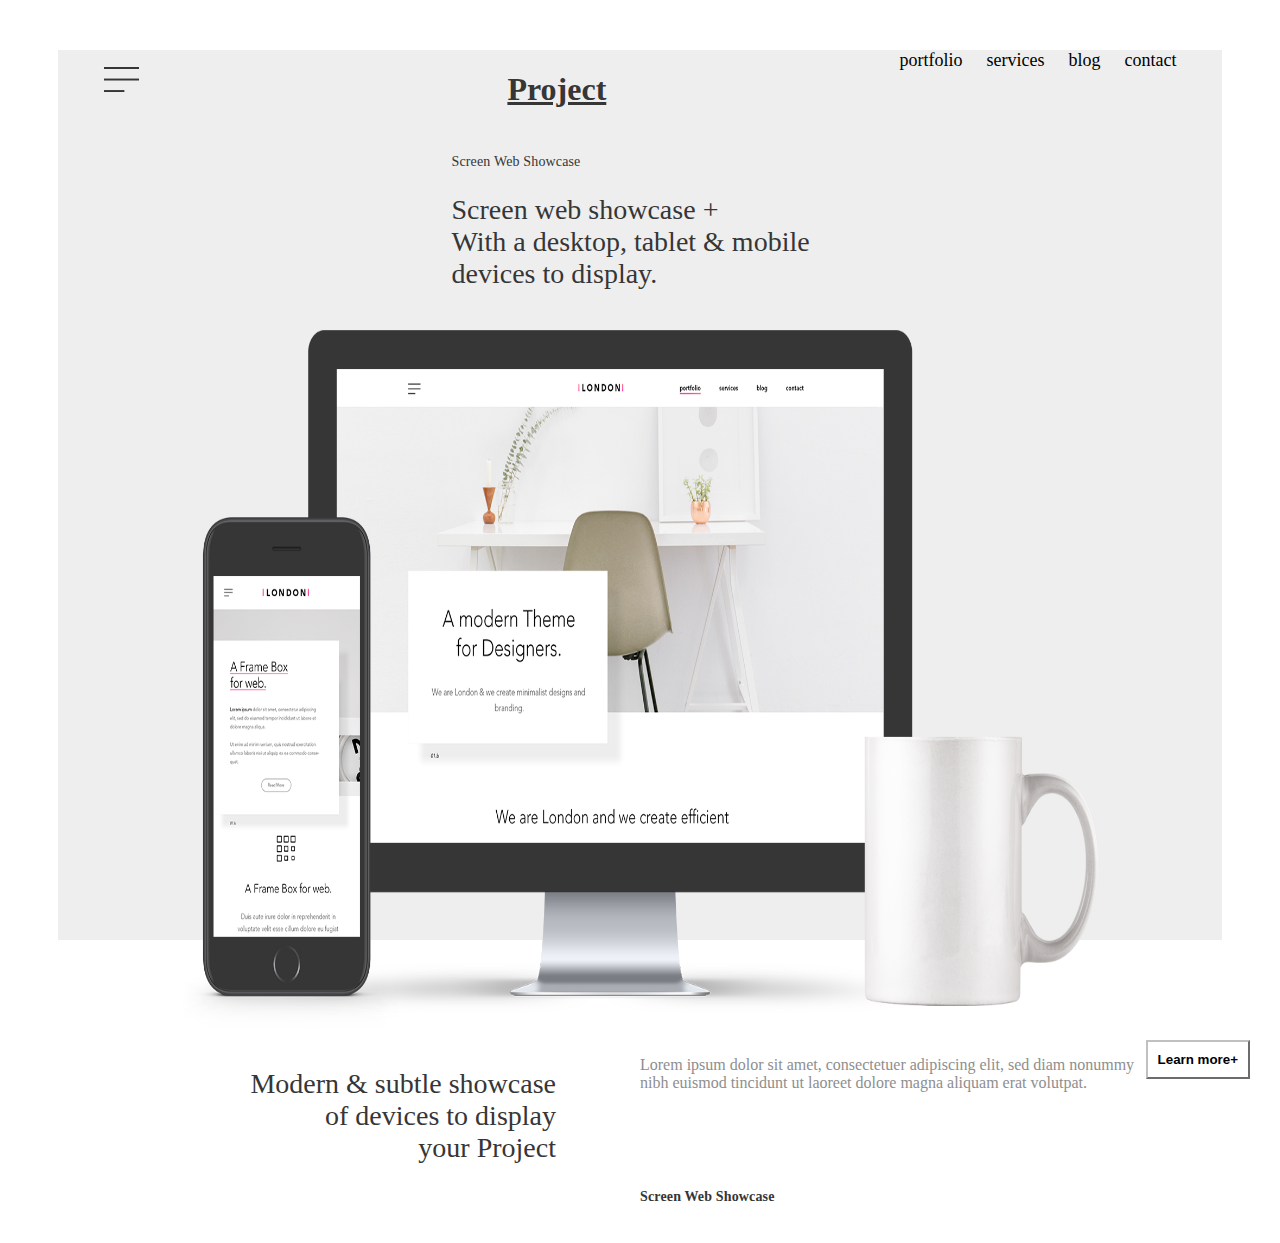
<file: test1/zad1.html>
<!DOCTYPE html>
<html lang="eg">
<head>
    <meta charset="UTF-8">
    <title>Stranica</title>
    <link rel="stylesheet" href="styll.css">
</head>
<body>
<div class="backColor">
<header class="backHd">
    <menu class="menuButton">
            <button>
                <a href="https://www.google.com">
                    <img src="Menu.png" alt="menu" class="menuPhoto">
                </a>
            </button>
    </menu>
    <div class="siteName">
        <h1>Project</h1>
    </div>
    <nav>
        <a href="">portfolio</a>
        <a href="">services</a>
        <a href="">blog</a>
        <a href="">contact</a>
    </nav>
</header>
<main class="mainText">
  <div>
        <p class="textOne">Screen Web Showcase</p>
        <p class="textSecond">Screen web showcase +<br>
        With a desktop, tablet & mobile<br>
        devices to display.
        </p>
    </div>
    <div class="glawPhoto">
        <img src="photo_proekt.png" alt="glawphoto" class="photo">
    </div>
</main>
</div>
<footer class="globalDown">
    <div class="down">
        <p class="proba" >
        Modern & subtle showcase<br>
        of devices to display<br>
        your Project
        </p>
    </div>
    <div class="down">
        <p class="texrForth">Lorem ipsum dolor sit amet, consectetuer adipiscing elit, sed diam nonummy<br>
            nibh euismod tincidunt ut laoreet dolore magna aliquam erat volutpat.
        <p class="textFifth"><b>Screen Web Showcase</b></p>
        </p>
    </div>
    <div class="down">
        <button class="lowbut"><b>Learn more+</b></button>
    </div>
</footer>
</body>
</html>
</file>
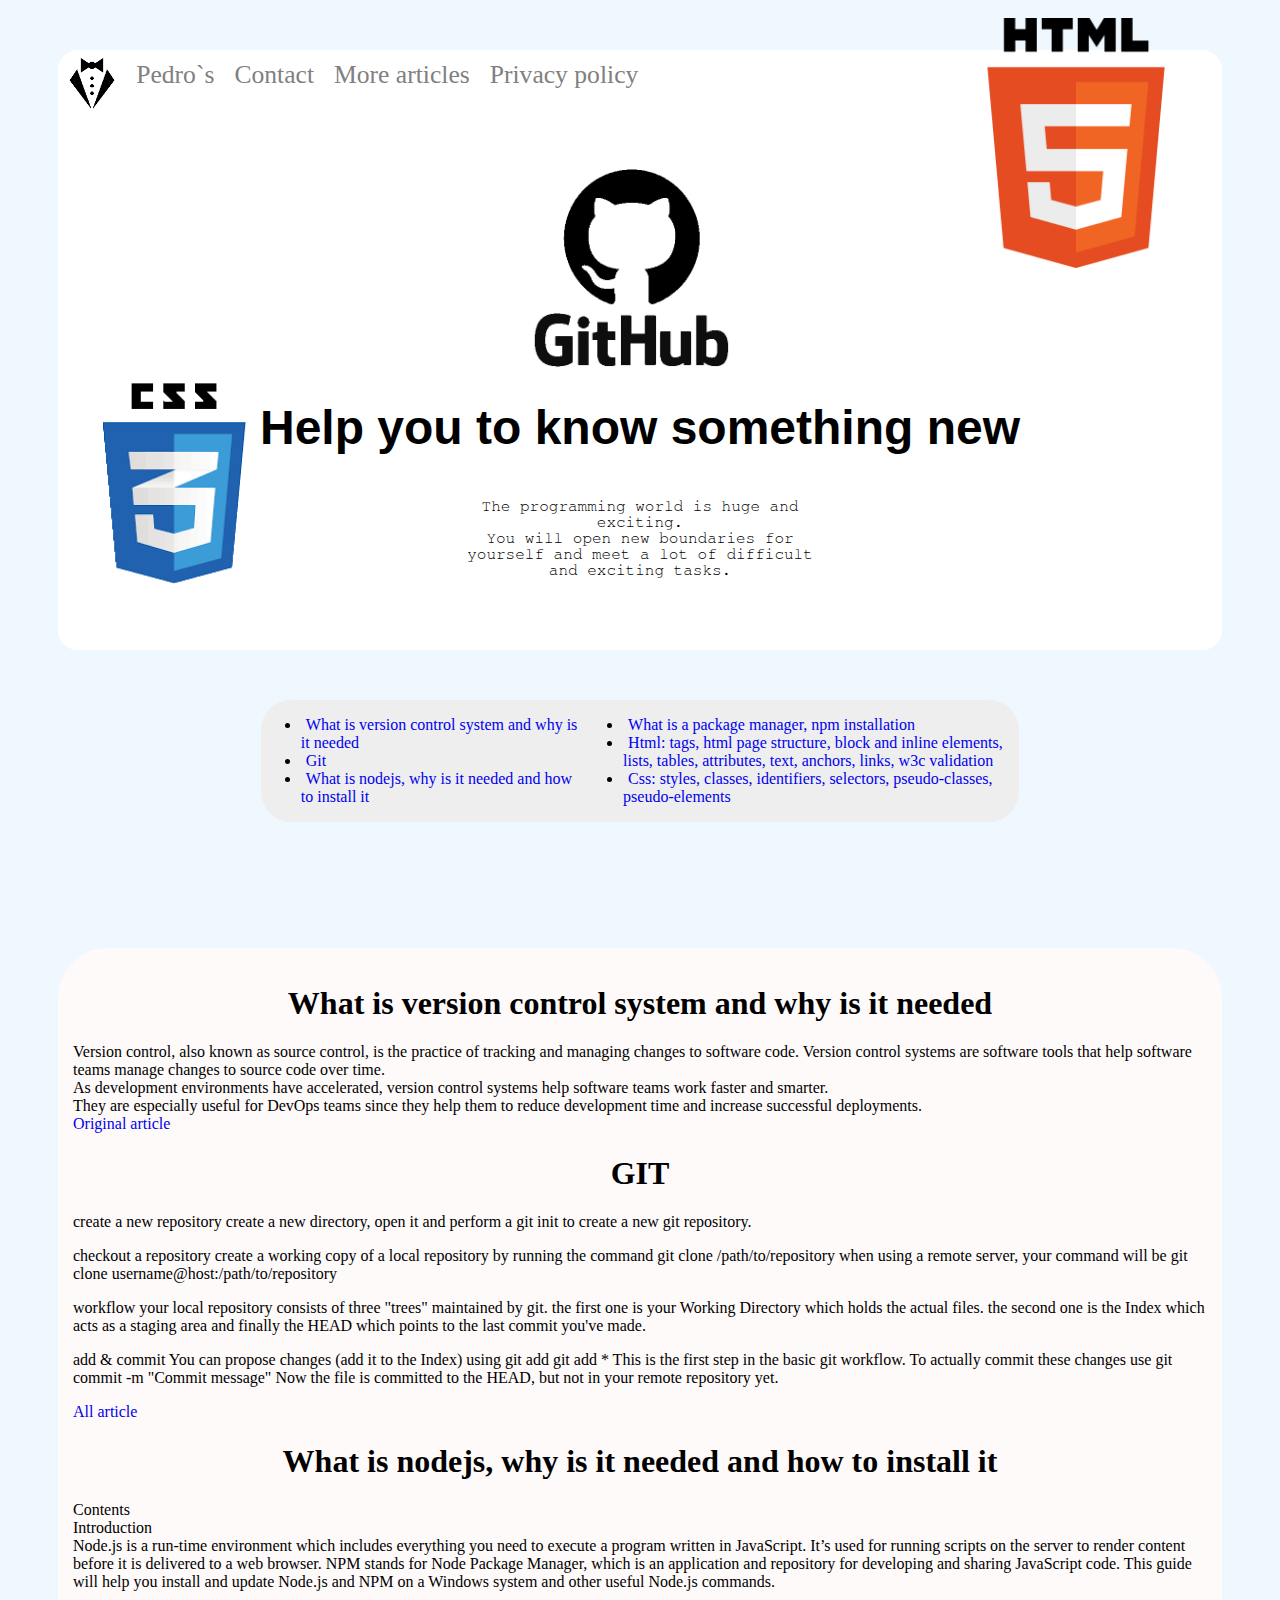
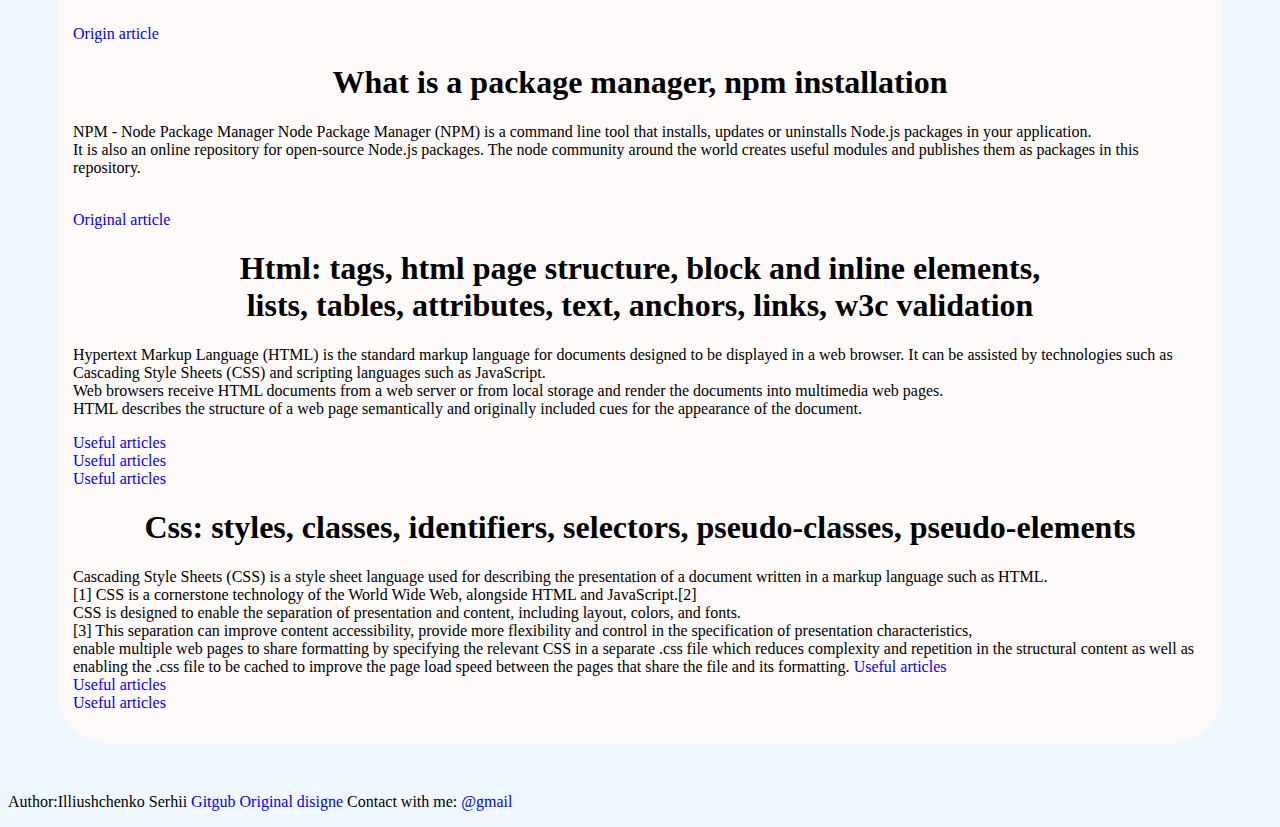
<file: test1/for-onix/project/for onix.html>
<!DOCTYPE html>
<html lang="en">
<head>
  <meta charset="UTF-8">
  <title>Project</title>
  <link rel="stylesheet" href="onix.css">
</head>
<body>
<div class="part_page">
<header>
   <div class="start_text">
     <img class="logo" src="logo.png" alt="logo">
     <a class="header_links" href="">Pedro`s</a>
     <a class="header_links" href="">Contact</a>
     <a class="header_links" href="">More articles</a>
     <a class="header_links" href="">Privacy policy</a>
   </div>
</header>
  <div class="photos">
    <img class="css_page" src="css3.png" alt="css3">
    <img class="gitHub_page" src="gitHub.png" alt="git">
    <img class="html_page" src="html5.png" alt="html5">


</div>
<section class="midle_content">
  <div class="theme">
    <h1>Help you to know something new</h1>
  </div>
  <div class="content">
    <p class="content_text">
      The programming world is huge and exciting.<br>
      You will open new boundaries for yourself and meet a lot of difficult and exciting tasks.
    </p>
  </div>
</section>
  </div>
<div class="anchor" >
  <div class="first_group">
    <ul>
      <li> <a href="#first_article" class="text_anchor">What is version control system and why is it needed</a></li>
      <li> <a href="#second_article" class="text_anchor">Git</a></li>
      <li> <a href="#third_article" class="text_anchor">What is nodejs, why is it needed and how to install it</a></li>
    </ul>
  </div>
  <div class="second_group">
    <ul>
      <li> <a href="#forth_article" class="text_anchor">What is a package manager, npm installation</a></li>
      <li> <a href="#fifth_article" class="text_anchor">
        Html: tags, html page structure, block and inline elements,<br>
        lists, tables, attributes, text, anchors, links, w3c validation</a>
      </li>
      <li> <a href="#sixth_article" class="text_anchor">
        Css: styles, classes, identifiers, selectors, pseudo-classes, pseudo-elements
      </a>
      </li>
    </ul>
  </div>
</div>
<section class="main_content">
    <p id="first_article" class="info"><h1>What is version control system and why is it needed</h1>
    <p>Version control, also known as source control, is the practice of tracking and managing changes to software code.
      Version control systems are software tools that help software teams manage changes to source code over time.<br>
      As development environments have accelerated, version control systems help software teams work faster and smarter.<br>
      They are especially useful for DevOps teams since they help them to reduce development time and increase successful deployments.<br>
      <a href="https://www.atlassian.com/git/tutorials/what-is-version-control#:~:text=Version%20control%20systems%20are%20software,teams%20work%20faster%20and%20smarter.">Original article</a>


    <p id="second_article" class="info"><h1>GIT</h1>
    <p>create a new repository
      create a new directory, open it and perform a
      git init
      to create a new git repository.<br>
      <p>
      checkout a repository
      create a working copy of a local repository by running the command
      git clone /path/to/repository
      when using a remote server, your command will be
    git clone username@host:/path/to/repository</p>

      <p>workflow
        your local repository consists of three "trees" maintained by git. the first one is your Working Directory which holds the actual files. the second one is the Index which acts as a staging area and finally the HEAD which points to the last commit you've made.</p>
        <p>add & commit
      You can propose changes (add it to the Index) using
      git add
        git add *
        This is the first step in the basic git workflow. To actually commit these changes use
        git commit -m "Commit message"
          Now the file is committed to the HEAD, but not in your remote repository yet.</p>
    <a href="https://rogerdudler.github.io/git-guide/">All article</a>
    <p id="#third_article">
      <h1>What is nodejs, why is it needed and how to install it</h1>
<p>
  Contents<br>
  Introduction<br>
  Node.js is a run-time environment which includes everything you need to execute a program written in JavaScript. It’s used for running scripts on the server to render content before it is delivered to a web browser.

  NPM stands for Node Package Manager, which is an application and repository for developing and sharing JavaScript code.

  This guide will help you install and update Node.js and NPM on a Windows system and other useful Node.js commands.</p><br>
  <a href="https://phoenixnap.com/kb/install-node-js-npm-on-windows#:~:text=js%20is%20a%20run%2Dtime,delivered%20to%20a%20web%20browser.">Origin article</a>

    <p id="forth_article" class="info">
    <h1>What is a package manager, npm installation</h1>
    <p>
      NPM - Node Package Manager
      Node Package Manager (NPM) is a command line tool that installs, updates or uninstalls Node.js packages in your application.<br>
      It is also an online repository for open-source Node.js packages.
      The node community around the world creates useful modules and publishes them as packages in this repository.</p><br>
    <a href="https://www.tutorialsteacher.com/nodejs/what-is-node-package-manager#:~:text=Node%20Package%20Manager%20(NPM)%20is,as%20packages%20in%20this%20repository.">Original article</a>
    <p id="fifth_article" class="info"><h1> Html: tags, html page structure, block and inline elements,<br>
    lists, tables, attributes, text, anchors, links, w3c validation</h1>
    <p>
      Hypertext Markup Language (HTML) is the standard markup language for documents designed to be displayed in a web browser.
      It can be assisted by technologies such as Cascading Style Sheets (CSS) and scripting languages such as JavaScript.<br>
      Web browsers receive HTML documents from a web server or from local storage and render the documents into multimedia web pages.<br>
      HTML describes the structure of a web page semantically and originally included cues for the appearance of the document.</p>
  <a href="https://www.w3.org/TR/html401/struct/global.html">Useful articles</a><br>
  <a href="https://www3.ntu.edu.sg/home/ehchua/programming/webprogramming/HTML_CSS_Basics.html">Useful articles</a><br>
  <a href="https://www.w3resource.com/html/HTML-block-level-and-inline-elements.php">Useful articles</a><br>
    <p id="sixth_article" class="info"><h1> Css: styles, classes, identifiers, selectors, pseudo-classes, pseudo-elements </h1>
    <p>
      Cascading Style Sheets (CSS) is a style sheet language used for describing the presentation of a document written in a markup language such as HTML.<br>
      [1] CSS is a cornerstone technology of the World Wide Web, alongside HTML and JavaScript.[2]<br>
      CSS is designed to enable the separation of presentation and content, including layout, colors, and fonts.<br>
      [3] This separation can improve content accessibility, provide more flexibility and control in the specification of presentation characteristics,<br>
      enable multiple web pages to share formatting by specifying the relevant CSS in a separate .css file which reduces complexity and repetition in the structural content as well as enabling the .css file to be cached to improve the page load speed between the pages that share the file and its formatting.
      <a href="https://developer.mozilla.org/en-US/docs/Web/CSS/Pseudo-classes">Useful articles</a><br>
      <a href="https://css-tricks.com/pseudo-class-selectors/">Useful articles</a><br>
      <a href="https://www.w3.org/TR/CSS21/selector.html%23id-selectors">Useful articles</a><br>
    </p>
</section>
<footer>
  <p>
    Author:Illiushchenko Serhii
    <a href="https://github.com/iSeroga">Gitgub</a>
    <a href="https://dribbble.com/shots/14819655--Exploration-Hero-Section/attachments/6527713?mode=media">Original disigne</a>
    Contact with me:<a href="mailto:tedb9556@gmail.com"> @gmail</a>
  </p>
</footer>
</body>
</html>
</file>
<file: test1/style.css>
*{
    margin: 0;
    padding: 0;
    box-sizing: border-box;
}

body{
    background: #F9F9F9;
}
p{
     margin-bottom: 15px;
 }
a {
    text-decoration: none;
    color: black;

}
.container{
    width: 1762px;
    height: auto;
    margin: 0 auto;
    overflow: hidden;
}
.container-2{
    width: 320px;height: auto;
    overflow: hidden;
    margin: 0 52px 0 54px;

}
header{
    width: 100%;
    display: flex;
    padding-top: 20px;
    flex-wrap:wrap ;
    align-items: center;
    padding-bottom: 13px;
}
.header-top,
.header-top-office{
    display: flex;
}
.header-top{
    width: 90%;
    justify-content: space-around;
    align-items: center;
}
.header-top-link a {
    padding: 0 60px 12px 10px;
}
.logo {
    width: 10%;
}
.header-top-office div{
    padding: 8px 30px 12px 10px
}
.header-bottom{
    width: 100%;
    height: 53px;
    display: flex;
    background-color:#FF7A00;
    color: white;
    border-radius: 50px ;
    justify-content: space-evenly;
    align-items: center;
    box-shadow: -0.3px 6px 7px rgba(0, 0, 0, 0.08);
}
.header-bottom-bar{
    font-size: 19px;
    width: 20%;
    height: 90%;
    display: flex;
    justify-content: center;
    align-items: center;
    border-right: 2px solid white;

}
.header-bottom-bar:nth-child(4){
    border: none;
}
.header-bottom-bar span{
    padding-left: 20px;


}
.search {
    height: 100%;
    border-top-right-radius: 50px;
    border-bottom-right-radius: 50px ;
    background: #5B6770;
}
.search input{
    background-color: inherit;
    border: none;
    border-bottom: 2px solid white;
    width: 80%;
    height: 50%;
}
input::placeholder {
    color: white;
    font-size: 19px;

}
.landmark-way{
    margin-top:10px;
}
.orange-line{
    color:#FF7A00;
    background-color:#FF7A00 ;
    height: 6px;
    border: none;
    margin-top: 25px;
}/*////////////////////////////////////////////////////////////////*/
.main-content-block{
    display: flex;
    margin-top:18px;
    justify-content: center;
}
.left-block-first p{
    margin-bottom: 15px;
}
.left-block-content-place{
    display: flex;
    flex-wrap: wrap;
    width: 318px;
    height: 238px;
    overflow: scroll;
    background-color: white;
    justify-content: center;
    border-radius: 10px;
    border: 10px solid white ;
    border-bottom: 0;
    margin-bottom:15px;
    box-shadow: -0.3px 6px 7px rgba(0, 0, 0, 0.08)

}
.left-block-content-place-element{
    width:63px ;
    height: 63px;
    background-color: #E9E9E9;
    margin: 4px;
    border-radius: 10px;


}
.left-block-content-place::-webkit-scrollbar{
    width: 7px;

}
.left-block-content-place::-webkit-scrollbar-thumb{
    background-color: lawngreen;
    border-radius: 50px;
}
.left-block-own{
    display: flex;
    flex-wrap: wrap;
    width: 318px;
    height: 108px;
    overflow: scroll;
    background-color: white;
    justify-content: center;
    border-radius: 10px;
    border: 10px solid white ;
    box-shadow: -0.3px 6px 7px rgba(0, 0, 0, 0.08);

}
.left-block-own-element{
    width:63px ;
    height: 63px;
    background-color: #E9E9E9;
    margin: 4px;
    border-radius: 10px;
}
.left-block-own::-webkit-scrollbar{
    width: 7px;

}
.left-block-own::-webkit-scrollbar-thumb{
    background-color: lawngreen;
    border-radius: 50px;
}
.form-file{
    display: flex;
    justify-content: center;
}

.file{
    width: 0;
    height: 0;
    opacity: 0;
    overflow: hidden;
    position: absolute;
    z-index: -1;
}
.file-decorate{
    width: 318px;
    margin-top: 15px;
    border: 1px solid green;
    border-radius: 10px 10px 10px 15px;
    padding: 14px 58px 13px 21px;
    background-color: white;
    color: green;
    font-family: Ubuntu, serif;
    font-style: normal;
    font-weight: 500;
    font-size: 16px;
    line-height: 14px;
    margin-bottom: 15px;
}
/*////////////////////////////////////////////////////////////////////////////////////////*/
.left-block-third p{
    margin-bottom: 15px;
}
.left-block-third-pallet{
    display: flex;
    flex-wrap: wrap;
    width: 318px;
    height: 162px;
    border: 10px solid white;
    overflow: scroll;
    background-color: white;
    border-radius: 10px 2px 2px 10px;
    margin-bottom: 15px;
    border-bottom: 0;
}
.left-block-third-pallet-element{
    height: 35px;
    width: 35px;
    background-image: linear-gradient(red, yellow);
}
.left-block-third-pallet::-webkit-scrollbar{
    width: 7px;

}
.left-block-third-pallet::-webkit-scrollbar-thumb{
    background-color: lawngreen;
    border-radius: 50px;
}
/*///////////////////////////////////////////////////////////////////////*/
.left-block-fourth p{
    margin-bottom: 15px;
}
.left-block-fourth-content{
    display: flex;
    height: 117px;
    background-color: white;
    margin-bottom: 15px;
    border-radius: 10px;
    align-items: center;

}
/*лучше было сделать радио*/
.rozetka{
    background: none;
    border: none;
    width: 100%;
    height: 100%;
}
.rozetka:hover{
    border: none;
    transform: scale(1.2);
}
.rozetka:active{
    background-color: orange;
    border: none;
}
.horizontal,
.vertical{
    width: 50%;
    display: flex;
    justify-content: center;
    align-items: center;
}
.horizontal{
    border-right: 1px solid #E9E9E9;
    height: 91px;
}
.horizontal .rozetka img{
    transform: rotate(90deg);
}
/*//////////////////////////////////////////////////////////*/
.left-block-fifth p{
    margin-bottom: 15px;
}
.left-block-fifth input{
    display: none;
}
.left-block-fifth-choice{
    height: 70px;
    display: flex;
    align-items: center;
    background-color: white;
    border-radius: 10px;
    margin-bottom: 15px;

}
.left-block-fifth-choice label{
    width: 20%;
    display: flex;
    border-right:1px solid #E1E1E1;
    height: 65%;
    align-items: center;
    justify-content: center;
}
.left-block-fifth-choice label:hover,
.left-block-fifth-choice label:active{
    color: darkorange;
}
.left-block-fifth-choice label:nth-child(5){
    border: none;
}
/*//////////////////////////////////////////////*/
.left-block-six{
    
}





/*f///////////////////////////////////////////////*/
footer{
    margin-top:100px ;
}
</file>
<file: test1/academy/style.css>
body{
    min-width: 1200px;
    margin: 0;
    padding: 0;
    font-size: 16px;
    line-height: 24px;
    font-family: "Arial", sans-serif;
    background-color: white;
}
.container {
    width: 1040px;
    margin: 0 auto;
}

.page-header{
    min-height: 550px;
    padding-top: 35px;
    background-image: url("background.png");
    background-repeat: no-repeat;
    background-position: center;
    background-size: cover;

}
.header-top {
    margin-bottom: 125px;
}
.header-logo {
    float: left;
    width: 140px;
    height: 76px;
}
.clearfix::after {
    content: "";
    display: table;
    clear: both;
}
.main-nav {
    float: left;
    width: 580px;
    margin: 0;
    padding: 0;
    padding-top: 15px;
    padding-bottom: 15px;
    margin-left: 125px;

    list-style: none;
}
.main-nav {
    border-top:1px solid rgba(255, 255, 255, 0.3);
    border-bottom:1px solid rgba(255, 255, 255, 0.3);
}
.main-nav li {
    float: left;
    margin-right: 50px;
    text-transform: uppercase;
    padding-top: 10px;
    padding-bottom: 10px;
}
.main-nav li:last-child {
    margin-right: 0;
}
.main-nav a {
    color: #ffffff;
    text-decoration: none;
}
.promo{
    font-weight: 700;
    font-size: 70px;
    line-height: 70px;
    font-family: "Georgia", serif;
    text-align: center;
}
.promo a{
    color: #ffffff;
    text-decoration: none;
}
.section-title{
    margin: 0;
    margin-top: 50px;
    margin-right: 180px;
    margin-bottom: 60px;
    font-weight: 700;
    font-size: 40px;
    line-height: 61px;
}
.into{
    border-collapse: collapse;
    border-spacing: 0;
}
.into td{
    border:1px solid  #d8d8d8;
    padding: 15px 20px 15px 10px;
}
.new-drink{
    padding-bottom: 60px;
}
.spacial-drink{
    position: relative;
    float: left;
    width: 400px;
    border-left:1px solid  #d8d8d8;
    border-right: 1px solid #d8d8d8;
    padding: 40px;
    padding-left: 70px;
    margin: 0 auto;

}
.spacial-drink h3{
    font-size:40px;
    position: relative;
    font-weight: bold;
    text-transform: uppercase;
}

.useful-info{
    position: absolute;
    width:160px;
    right: 50px;
}
.useful-info span{
    font-size:14px;
    line-height: 24px;
    font-weight: 400;
    color:#404040;
}
.spacial-drink p{
    font-weight: 400;
    font-size: 16px;
    line-height: 30px;
    color: #404040;
    width: 350px;
    text-align: left;
}
 .spacial-drink .btn a {
     color:#834700;
     background: white;
     border:1px solid #834700;
     padding: 10px 15px;
     font-size: 16px;
     line-height: 20px;
     font-weight: bold;
     text-transform:uppercase;
     text-decoration: none;
 }
.spacial-drink .btn .buy{
    color: white;
    background-color:#834700 ;
}
.description{
    background-color:#ffcb78;
    min-width: 1040px;
    height: 410px;
    width: 100%;
    vertical-align: middle;
}
.description li{
    width: 25%;
    height: 230px;
    float: left;
    padding: 50px;
    list-style: none;
position: relative;
    Margin:0 auto;
    border-right: 1px solid #834700;

}
.description li:last-child{
    border:none;
}
.description li p{
    width: 220px;
    font-size:16px;
    line-height: 30px;
    font-weight: 400;
    color: #404040;
    text-align: center;
}
.history dd {
    position: relative;
    min-height: 200px;
    margin: 0;

}
.reference{
    font-size: 20px;
    line-height: 30px;
    font-weight: 700;
    text-transform: uppercase;
}
.reference .source{
    font-size: 16px;
    line-height: 30px;
    font-weight: 400;
    font-style: italic;
    text-transform: none;
    color: #444444;
    float: right;
}
.reference .source a{
    text-decoration: underline;
    color: #834700;
}
.history img{
    position: absolute;
    right: 0;
    top: 20px;
}
.history p{
    height: 101px;
    width: 480px;
    float: left;
}
.newspaper{
    background-color: #ede5d8;
    min-height: 480px;
    position: relative;
}
.newspaper h2{
    padding-top:80px ;
}
.newspaper a{
    opacity: 0.3;
    border: 2px solid #000000;
    text-decoration: none;
    padding:10px 15px ;
    float: left;
    text-transform: uppercase;
}
.newspaper cite{
    float: right;
    font-size: 20px;
    line-height: 30px;
    font-weight: 700;
    text-transform: uppercase;
    color: #000000;
}
blockquote p{
    width: 700px;
    height: 75px;
    font-size: 16px;
    line-height: 30px;
    font-weight: 400;
    color: #404040;
    margin-bottom: 70px;
}
.newspaper img{
    position: absolute;
    left: 120px;
    bottom: 240px;
    width: 41px;
    height: 31px;
}
.price-list{
    width: 90%;
}
.price-list sup{
    background-color: black;
    color: white;
    border-radius: 2px;
    margin-left: 20px;
}
.last-price{
    text-align: right;

}
.price-list .name{
    text-align: left;
}
.price-list th{
    font-size: 11px;
    line-height: 30px;
    font-weight: 400;
    text-transform: uppercase;
    color: #999999;
}
.price-list tr td:first-child{
    font-weight:bold;
    text-transform: uppercase;
}
.price-list  {
    width: 100%;
    border-collapse: collapse;
    line-height: 30px;
}
.price-list td{
    border-bottom: 2px solid rgba(228, 225, 225, 0.3);
}
.text{
text-align: center;
    font-size: 16px;
    line-height: 30px;
    font-weight: 400;
    text-transform: uppercase;
    color: #404040;
}
.price-list td{
    padding-top: 20px;
    padding-bottom: 20px;
}
.order{
    background-color: #ffcb78;
}
.order h2{
    padding-top: 50px;
}

.order-tip{
    font-size: 16px;
    line-height: 30px;
    font-weight: 400;
    color: #404040;
    width: 700px;
    margin: 0 70px;
}
.order-form{
    width: 800px;
    margin: 0 auto;
    float: left;
    padding-top: 50px;
    padding-bottom: 50px;
}
.order-form label{
    text-transform: uppercase;
    font-weight: bold;
    padding: 5px 0;
    font-size: 16px;
    display: inline-block;
}
.order .container {
    position: relative;
}
.order-form input[type="text"],
.order-form select,
.order-form textarea{
    box-sizing: border-box;
    width:100%;
    height: 54px;
    padding: 9px 15px;
    font: inherit;
    color: #edcb93;
    background-color: #c99c53;
    border: 1px solid  #c99c53;
}
.order-form-group {
    margin-bottom: 15px;}
.order-form textarea{
    display: block;
    min-height: 120px;
}
.order-form-group-left {
    float: left;
}
.order-form-group-right{
    float: right;
}

.order-form-group-left,
.order-form-group-right {
    width: 290px;
}
.order-form .btn{
    background-color: #834700;
    color: white;
    border: 1px solid #834700;
    padding:10px 15px;
    text-transform: uppercase;
    font-weight: bold;
    margin-top:50px ;
}
footer{
    background-color: #000000;
    color: white;

}
footer p{
    width: 200px;
    font-size: 14px;
    line-height: 20px;
    font-weight: 400;
    color: #989898;
}
.footer-top{
    padding-top:40px ;
    margin-bottom:40px ;
}
.footer-bottom{
    padding-top:50px ;
}
.footer-bottom .media li   {
    background-color:#3d2d12;
    display: block;
    border-collapse: collapse;
    list-style: none;
    height: 40px;
    width: 40px;
    text-align: center;
    line-height: 45px;
    float: left;
    border: 1px solid #382608;
}

.footer-bottom p{
    position: absolute;
    left: 40%;
    font-size: 14px;
    line-height: 20px;
    font-weight: 400;
    color: #989898;
}
.footer-bottom .author{
    float: right;
    padding-bottom:50px ;
}
.footer-bottom .media{
    float: left;
    margin-left: -35px;
}
.author a{
    font-weight: 400;
    text-transform: uppercase;
    text-decoration: none;
    color: #989898;
    font-size: 14px;
}
.author a:first-child{
    margin-right: 10px;
}
</file>
<file: test1/Burning-man/style.css>
body {
    padding: 0;
    margin: 0;
    font-family: 'Anton', sans-serif;
    color: black;
    font-size: 16px;
}

* {
    box-sizing: border-box;
}

button:focus {
    outline: none
}

h1, h2, h3, h4, h5, h6 {
    padding: 0;
    margin: 0;
    text-transform: uppercase;
}

h2 {
    font-size: 50px;
    margin-bottom: 58px;
}

h3 {
    font-size: 25px;
    margin-bottom: 28px;
}

a {
    text-decoration: none;
}

section {
    padding-top: 113px
}

p {
    margin: 0;
}

ul, li {
    display: block;
    padding: 0;
    margin: 0;
}

.container {
    width: 1170px;
    margin: 0 auto;
}

.header {
    background: url('img/header-bg.jpg') no-repeat center top / cover;
    padding-top: 57px;
    color: #fff;
    padding-bottom: 322px
}

header a {
    color: #fff;
}

.logo {
    margin-right: 69px;
}

.menu {
    display: flex;
}

.menu li a {
    text-transform: uppercase;
    font-size: 14px;
    letter-spacing: 0.1em;
}

.menu li a:hover {
    border-bottom: 1px solid #fff;
}

.menu li {
    margin-right: 40px;
}

.tel {
    font-size: 17px;
    margin-left: auto;
    letter-spacing: 0.1em;
}

.nav {
    display: flex;
    align-items: center;
}

.offer {
    text-transform: uppercase;
    margin-top: 216px;
}

.offer p {
    font-size: 30px;
    letter-spacing: 0.1em;
}

.offer h1 {
    font-size: 100px;
    margin-bottom: 19px;
    margin-top: -9px;
    letter-spacing: 0.02em
}

.btn {
    display: block;
    font-size: 17px;
    text-align: center;
    letter-spacing: 0.1em;
    padding: 17px 47px;
    border: 1px solid #fff;
    width: 238px;
    transition: all 0.5s ease;
}

.btn:hover {
    background: #fff;
    color: #000;
}

.description {
    display: flex;
    justify-content: space-between;
}

.description p {
    font-family: 'Open Sans', sans-serif;
    font-weight: 400;
    text-align: justify;
    line-height: 1.62em;
}

.desc-left, .desc-right {
    width: 567px;
}

.gallery {
    margin-top: 67px;
    display: flex;
    justify-content: space-between;
}

.gallery img {
    transition: all 0.5s ease;
}

.gallery img:hover {
    box-shadow: 0 20px 40px rgba(0,0,0,0.3);
    transform: scale(1.1);
}

.footer-text {
    font-size: 15px;
    font-family: 'Open Sans', sans-serif;
    display: flex;
    padding: 114px 0
}

.footer-text p {
    margin-right: 67px;
}

.menu-open {
    background: none;
    border: none;
    margin-left: 20px;
    display: none
}

.header .show-menu {
    display: block;
    position: absolute;
    background: rgba(0,0,0,0.4);
    left: 0;
    top: 0;
    width: 50%;
    padding: 40px 20px 20px 40px;
}

.header .show-menu li {
    margin-bottom: 20px;
}
button:active{
    border: 1px solid yellow;
}

@media screen and (max-width: 1200px) {
    .container {
        width: 1140px;
    }
}

@media screen and (max-width: 1199px) {
    .container {
        width: 960px;
    }
    .desc-left, .desc-right {
        width: 48%;
    }
    .gallery img:nth-child(1) {
        width: 23%;
    }
    .gallery img:nth-child(2) {
        width: 23%;
    }
    .gallery img:nth-child(3) {
        width: 48%;
    }
}

@media screen and (max-width: 991px) {
    .container {
        width: 720px;
    }
}

@media screen and (max-width: 767px) {
    .container {
        width: 540px;
    }
    .menu {
        display: none;
    }
    .menu-open {
        display: block
    }
    .offer h1 {
        line-height: 1em;
        margin-top: 10px;
    }
    .description {
        flex-wrap: wrap;
    }
    .desc-left, .desc-right {
        width: 100%;
    }
    .desc-left {
        margin-bottom: 40px;
    }
    .gallery img:nth-child(1),
    .gallery img:nth-child(2),
    .gallery img:nth-child(3) {
        width: 100%;
        margin-bottom: 20px;
    }
    .gallery {
        flex-wrap: wrap;
    }
    .footer-text {
        flex-wrap: wrap;
    }
    .footer-text p:nth-child(1) {
        margin-bottom: 20px;
    }
}

@media screen and (max-width: 575px) {
    .container {
        width: 100%;
        padding: 0 15px;
    }
    .offer h1 {
        font-size: 80px;
    }
    .tel {
        display: none;
    }
    .menu-open {
        margin-left: auto;
    }
}
</file>
<file: test1/Validius auto/style.css>
*{
    padding: 0;
    margin: 0;
    box-sizing: border-box;

}
header{
    width: 100%;
    display: block;
    background: url("img/townfone.jpg ") no-repeat center top / cover;

}
h1{
    font-family: "Ubuntu", sans-serif;

}
.nav-end{
    display: flex;
}
p{
    font-family: "Noto Sans",sans-serif;
}
a{
    text-decoration: none;
    color: black;
    font-family: "Noto Sans",sans-serif;
    font-weight: 500;
    font-size: 16px;
    font-style: normal;
}
a:hover{
    text-decoration: underline;
}

li a:hover{
    text-decoration: underline;
}
.container{
    max-width: 1440px;
    margin:0 auto;
    padding: 0 20px ;
    overflow: hidden;
}
.container-2{
    max-width: 1800px;
    margin:0 auto;
    padding: 0 20px ;
    overflow: hidden;
    }
.lang{
    margin-left: 29px;
}
.nav{
    display: flex;
    align-items: center;
    justify-content: space-between;
    padding-bottom:28px;
    padding-top: 30px;

}
select {
    -webkit-appearance: none;
    -moz-box-sizing: border-box;
    border: none;
    background-color: transparent;
}
select:active, select:hover{
    border: none;
    background-color: rgba(0, 0, 0, .5);
    color: white;
}

.nav ul{
    display: flex;
}
ul,li {
    display: block;
}
.nav .logo{
    margin-left: 114px;
    margin-right: 59px;

}
.menu li{
    margin-right: 35px;
}

.menu-open {
    background: none;
    border: none;
    margin-left: 20px;
    display: none
}
/* second div */

.offer{
    display: flex;
    flex-wrap: wrap;
}
/*///////////////////////////////////////////////////// */
.lozung{
    flex-wrap: wrap;
    max-width: 450px;
    font-size: 2.8em;
    font-weight: 500;
    display: block;
    color: #252525;
}
.text-blog{
    margin-top: 110px;
}
.text-blog-content{
    margin-left:114px ;
}
.line{
    display: block;
    position: relative;
    z-index: 1;
}
.line:before {
    content: '';
    display:block;
    position: absolute;
    width: 100%;
    height: 18px;
    z-index:-1;
    background-color: #F5D208;
    left: -20px;
    bottom: 0;
}
.btn{
    background: linear-gradient(#FFFA7F, #FFD706);
    margin-top:41px ;
    color: #444444;
    display: block;
    font-size: 18px;
    text-align: center;
    line-height: 25px;
    padding: 30px 35px;
    border-radius: 10px;
    max-width: 280px;
    text-decoration: none;
}
.btn:hover{
    background: linear-gradient(#FFD706,#FFFA7F);
    text-decoration: none;
}
/*///////////////////////////////////////////////////// */
.slider{
    position: relative;
    height: 600px;
    margin-left: 100px;
}
.text-blog{
    width: 40%;
}
.slider-block{
    width: 60%;

    background: url("img/skos.png")  no-repeat center top / cover;
}

.prius{
    flex-basis: content;
    display: block;
    padding-top:105px ;

}
.prius img {
    display: block;
    padding-top: 28px;
    margin-left: -120px;
}
.slider-block input{
    display: none;
}
/*.prius::after{
    content: "";
    height: 706px;
    width: 831px;
    position: absolute;
    display: block;
    top: 0;

}*/
/*/////////////////////////////// */

.offer::after{
    content: "";
    background:url("img/perehod1.png") repeat-x ;
    bottom:0;
    margin-top:-19px;
    height: 50px;
    width: 100%;
    transform: rotate(180deg);

}
/*second-block*/
.second-block{
    padding-top:60px ;
    display: flex;
    background-color: white;
    flex-wrap: wrap;
}
.second-block-top{
    display: flex;
    flex-wrap: wrap-reverse;
}
.second-block-top-text{
    display: flex;
    flex-wrap: wrap;
    width: 573px;
    margin-right: 40px;
}
.second-block-bottom{
    display: flex;
    justify-content: center;
}

/*.second-block-bottom-footer{
    width: 100%;
  background: #F5F5F5 url("img/perehod1.png") repeat-x;
}*/
.second-block::after{
    content: "";
    background:url("img/perehod1.png") repeat-x ;
    bottom: 0;
    height: 50px;
    width: 100%;
    margin-bottom:-25px ;

}
/*/////////third block*/
.third-block{
    height: 300px;
    width: 100%;
    background-color: #F5F5F5;
}
.third-block-top{
    padding-top: 60px;
    width: 300px;
    margin: 0 auto;
}
.third-block-top > h1{
    font-size: 4.25em;

}
.third-block-bottom{
    display: flex;
    justify-content: space-evenly;
    margin-top: 60px;
    flex-wrap: wrap;
}
.third-block-bottom > a{
    font-size: 24px;
    width: 258px;
    text-align: center;
    padding-top: 20px;
}
/* forth block/////////////////////////////*/
.forth-block{
    background:url("img/second-town.png") no-repeat center / cover;
}
.forth-block-elements{
    padding-top: 110px;
    display: flex;
    justify-content: center;

}
.forth-block-text-content > h1{
    width: 550px;
    font-size: 41px;
    margin-left:10px ;

}
.forth-block-text-content >p{
    margin-top: 16px;
    width: 400px;
    font-size: 18px;
    font-weight: normal;
}
.forth-block-text-content{
    margin-left: 120px;
}
.forth-block-photo >img{
    margin-left: -150px;
    display: block;
}
.forth-block::after{
    content: "";
    display: block;
    background:url("img/perehod1.png") repeat-x ;
    bottom: 0;
    height: 60px;
    width: 100%;
    transform: rotate(180deg);
}
/*fifth-block/////////////////////////////////*/
.fifth-block-top{
    margin:45px auto;
    width: 490px;
    display: flex;
}

.fifth-block-top >h1{
    font-size: 2.8125em;
}
.fifth-block-top >h1 .line:first-child{
    width:220px;
}
.fifth-block-slider{
    display: flex;
    justify-content: space-evenly;
    align-items: center;
}
/*  six-block///////////////////////*/
.six-block-top{
    margin:45px auto;
    width: 490px;
    display: flex;
}
.six-block-top > h1{
    font-size: 45px;
}
.six-block-top >h1 .line:first-child{
    width:280px;
}
.six-block-content{
    display: flex;
    flex-wrap: wrap;
    justify-content: space-evenly;
    align-items: center;

}
.six-block-content-small{
    display: flex;
    flex-wrap: wrap;
    width: 297px;

}
.six-block-content-small > img{
    margin-bottom:5px;
}
.six-block-content-text{
    width: 300px;
    flex-wrap: wrap;
    text-align: left;
    font-family: "Noto Sans",sans-serif;
}
.six-block-content-text-news{
    padding-bottom:40px ;
}

.six-block-content-text-news p{
    font-size: 16px;
}

.six-block-content-text-news h3{
    font-size: 25px;
    margin-bottom: 10px;
}
.six-block-theme{
    margin-top: 20px;
}
.six-block-theme h2{
    font-style: inherit;
    font-size: 30px;
    line-height: 40px;
}
.yellow-phone{
    display: block;
    position: fixed;
    right: 5px;
    bottom: 10px;
}
.yellow-phone img{
    width: 80px;
}
.yellow-phone img:hover{
    transform: scale(1.2);
    z-index: 1;
}
.yellow-phone:hover .ninja{
    display: block;
    position: fixed;
    right: 60px;
    bottom: 35px;
    z-index: -1;
}
.ninja{
    background: #E7E7E7;
    display: none;
    font-size: 16px;
    font-family: "Noto Sans",sans-serif;
    padding: 11px 26px 15px 19px;
    border-radius: 20px;
}
.six-block::after {
    content: "";
    display: block;
    bottom: 0;
    height: 50px;
    width: 100%;
    margin-bottom: -1px;
    background: #E7E7E7 url("img/perehod1.png") repeat-x;
}

/*seven's-block//////////////////////////////*/
.seven-block {
    background-color: #E7E7E7;
    padding-top:20px ;
    padding-bottom:20px ;
}
.seven-block-content{
    display: flex;
    flex-wrap: wrap;
    justify-content: space-evenly;
}
.seven-block-content-element  div{
    margin: 15px 0;
    padding: 0 20px;
}
.long-info{
    display: flex;
    flex-wrap: wrap;
    flex-direction: column;
}

.seven-block-content-header{
    font-size: 18px;
    text-align: left;
    margin: 0 0 15px 0;
}
.seven-block-content-header:after{
    content: "";
    display:block;
    position: absolute;
    width: 40px;
    height: 2px;
    background-color: #1A58A8;
    margin-top:10px;
}
/*/////    footer/////////*/
footer{
    background: white;
}
.footer-content{
    display: flex;
    justify-content: space-evenly;
    flex-wrap: wrap;
}
.footer-content > a{
    margin-right: 40px;
    padding:20px;
    vertical-align: center;
    text-decoration: underline;
}
/* screen adaptive///////////////*/
@media screen and (max-width: 1365px) {
    .second-block-top{
        display: flex;
        justify-content: center;
    }
    .prius img{
        width: 700px;
        padding-top: 80px ;
    }
    .lozung{
        max-width:400px ;
        font-size: 2.4em ;
    }
    .menu li{
        margin-right: 15px;
    }
    .forth-block-photo img{
        width: 800px;
        padding-top: 50px;
    }

}
@media screen and (max-width: 1263px){
    .six-block-content-text{
        width: 100%;
        text-align: center;
    }
    .six-block-content-text-news {
         padding: 20px;
     }
    .prius img{
        width: 650px;
    }
}

@media screen and (max-width: 1190px) {
    .six-block-content-text {
        margin: 30px;
        width: auto;
    }
    header{
        background: none;
    }
    .offer{
        display: flex;
        justify-content: center;
        flex-wrap: wrap;
    }
    .lozung{
        font-size: 3em;
    }
    .text-blog{
        width: auto;
    }
    .slider-block{
        width: auto;
        background: none;
    }
    .prius img{

    }
    .second-block-bottom img{
        display: none;
    }

    .offer{
        background: #E7E7E7;
    }
    .offer::after{
        display: none;
    }
    .forth-block-photo img{
        width: 600px;
        padding-top: 50px;
    }
    .nav .menu{
        display: none;
    }

    .menu-open{
        display: block;
        margin-right: 30px;
    }

    .nav .show-menu{
        display: block;
        position: absolute;
        background: rgba(0,0,0,0.4);
        width: 100%;
        left: 0;
        text-align: center;
     }
}

@media screen and (max-width: 996px) {
    .forth-block-photo img{
        display: none;
    }

}

@media screen and (max-width: 770px) {
    .offer::after{
        display: none;
    }
    .lozung{
        font-size: 2.6em;
    }
    .forth-block-text-content > h1{
        width: 400px;
        font-size: 30px;
    }
    .third-block-bottom >a{
        font-size: 20px;
    }
}

@media screen and (max-width: 575px) {
    .prius img{
        width: 300px;
       padding-left: 50px;
        margin-top: -115px;
    }
    .offer::after{
        display: none;
    }
    .slider{
        height: 430px;
    }
    .text-blog-content{
        margin: 0;

    }
    .slider-block{
        display: flex;
        justify-content: center;
    }
    .lozung{
        font-size: 1.7em;
        max-width: 280px;
    }
    .second-block {
        display: flex;
        flex-wrap: wrap;
        margin-top: -160px;
    }
    .second-block-top-photo img{
        width: 300px;
        padding-bottom: 20px;
    }
    .yellow-phone img{
        width: 60px;
    }
    .third-block-top h1{
        font-size: 3em;
    }
    .nav .logo{
        margin-left: 15px;
    }
    .forth-block-text-content > h1{
        width: 300px;
        font-size: 22px;
        margin-top: 60px;
    }
    .forth-block-text-content >p{
        font-size: 14px;
    }

    .btn {
        background: linear-gradient(#FFFA7F, #FFD706);
        margin-top: 41px;
        color: #444444;
        display: block;
        font-size: 16px;
        text-align: center;
        line-height: 25px;
        padding: 30px 35px;
        border-radius: 10px;
        max-width: 280px;
        text-decoration: none;
    }
    .fifth-block-top >h1 .line:first-child {
        width: 132px;
    }
    .fifth-block-top >h1 {
        font-size: 26px;
    }
    .six-block-top > h1 {
        font-size: 28px;
    }
    .six-block-top >h1 .line:first-child {
        width: 176px;
    }
    .six-block-content-big{
        display: flex;
        flex-wrap: wrap;
        justify-content: center;
    }
    .six-block-content-big img{
        width: 287px;

    }
    .six-block-theme {
        margin-top: 10px;
        margin-bottom: 20px;
    }
    .six-block-content-text-news h3 {
        font-size: 18px;
    }
}
</file>
<file: test1/academy/site/style.css>
body{
    min-width: 1200px;
    margin: 0;
    padding: 0;
    font-size: 16px;
    line-height: 24px;
    font-family: "Arial", sans-serif;
    background-color: white;
}
.container {
    width: 1040px;
    margin: 0 auto;
}
.page-header{
    min-height: 550px;
    padding-top: 35px;
    background-image: url("background.png");
    background-repeat: no-repeat;
    background-position: center;
    background-size: cover;

}
.header-top {
    margin-bottom: 125px;
}
.header-logo {
    float: left;
    width: 140px;
    height: 76px;
}
.clearfix::after {
    content: "";
    display: table;
    clear: both;
}
.main-nav {
    float: left;
    width: 580px;
    margin: 0;
    margin-top: 18px;
    margin-left: 125px;
    padding: 0;
    list-style: none;
}
.main-nav {
    border-top:1px solid rgba(255, 255, 255, 0.3);
    border-bottom:1px solid rgba(255, 255, 255, 0.3);
}
.main-nav li {
    float: left;
    margin-right: 50px;
    text-transform: uppercase;
    padding-top: 10px;
    padding-bottom: 10px;
}
.main-nav li:last-child {
    margin-right: 0;
}
.main-nav a {
    color: #ffffff;
    text-decoration: none;
}
.promo{
    font-weight: bold;
    font-size: 45px;
    line-height: 55px;
    font-family: "Georgia", serif;
    text-align: center;
}
.promo a{
    color: #ffffff;
    text-decoration: none;
}
.section-title{
    margin: 0;
    margin-top: 50px;
    margin-right: 180px;
    margin-bottom: 60px;
    font-weight: 700;
    font-size: 40px;
    line-height: 61px;
}
.into{

    border-collapse: collapse;
    border-spacing: 0;
}
.into td{
    border:1px solid  #d8d8d8;
}
.spacial-drink{
    position: relative;
    float: left;
}
</file>
<file: test1/styll.css>
.backColor{
    background-color: #eeeeee;
    margin: 50px;
}
.menuButton > button{
    border: none;
    width: 10%;
    height: 10%;
}
.backHd{
    display: grid;
    grid-template-columns: 1fr 4fr 2fr;
}
.siteName{
    text-align: center;
    text-decoration: underline;
    color: #363636;
    font-family: Cabin;
    font-style: normal;
    letter-spacing: normal;
}
.mainText{
    padding: 10px;
    display: grid;
    justify-items: center;
}
.globalDown{
    display: grid;
    grid-template-columns: 50% 40%  10%;
}
.down > div{
    display: grid;
    padding: 1em;
}
.proba{
    text-align: right;
    margin-right: 3em;
    /* Style for "Modern & s" */
    color: #363636;
    font-family: "Cabin - Semi Bold";
    font-size: 28px;
    font-weight: 400;
    line-height: 44px;
    /* Text style for "M, odern &" */
    font-style: normal;
    letter-spacing: normal;
    line-height: normal;
}
.lowbut{
    padding: 10px;
    background-color: transparent;
    border-color: silver;
}
.photo{
    display: block;
    margin: auto;
    width: 80%;
    height: 700px;
    align-self: flex-end;
    justify-content: center;
}
.glawPhoto{
    height: 600px;
}
.menuPhoto{
    width: 35px;
    height: 25px;
}
.textOne{
    /* Style for "Screen Web" */
    width: 138px;
    height: 12px;
    color: #363636;
    font-family: "Cabin - Semi Bold";
    font-size: 14px;
    font-weight: 400;
    font-style: normal;
    letter-spacing: normal;
    line-height: 43.91px;
    text-align: left;
    /* Text style for "S, creen W" */
    font-style: normal;
    letter-spacing: 0.15px;
    line-height: normal;
}
.textSecond{
    /* Style for "Screen web" */
    width: 377px;
    height: 108px;
    color: #363636;
    font-family: "Cabin - Semi Bold";
    font-size: 28px;
    font-weight: 400;
    font-style: normal;
    letter-spacing: normal;
    line-height: 44px;
    text-align: left;
    /* Text style for "S, creen w" */
    font-style: normal;
    letter-spacing: normal;
    line-height: normal;
}
nav > a{
    /* Style for "portfolio" */
    width: 350px;
    height: 18px;
    color: #000000;
    font-family: Cabin;
    font-size: 18px;
    font-weight: 400;
    font-style: normal;
    letter-spacing: normal;
    line-height: 72px;
    text-align: left;
    /* Text style for "p, ortfoli" */
    font-style: normal;
    letter-spacing: normal;
    line-height: normal;
    text-decoration: none;
    padding: 10px;
}
.texrForth{
    /* Style for "Lorem ipsu" */
    width: 517px;
    height: 103px;
    color: #8e8e8e;
    font-size: 16px;
    font-weight: 400;
    font-style: normal;
    letter-spacing: normal;
    line-height: normal;
    text-align: left;

}
.textFifth{
    color: #363636;
    font-family: "Cabin - Semi Bold";
    font-size: 14px;
    font-weight: 600;
    font-style: normal;
    letter-spacing: 0.15px;
    line-height: 43.91px;
}
footer{
    margin-top: 100px;
}
</file>
<file: test1/for-onix/project/onix.css>
.logo{
  height: 5%;
  width:5%;
  margin: 5px;
}
body{
  background: aliceblue;
}
.midle_content{
  text-align: center;
}
.theme{
  font-family: Helvetica, sans-serif;
  font-size: 150%;
  margin: 5px;
}
.part_page{
  margin: 50px;
  background: white;
  border-radius: 20px;
  height: 600px;
}

a{
  text-decoration: none;
}
.start_text{
  display: flex;
  justify-content: flex-start;

}
.header_links{
  display: flex;
  padding: 10px;
  font-size: 160%;
  font-family: New Century Schoolbook, TeX Gyre Schola, serif;
  color: gray;
}
.photos{
  display: flex;
justify-content: space-evenly;
}
.html_page{
  position: relative;
  height: 250px;
  width: 250px;
  top: -100px;
  right: -100px;
  z-index: 5;
}
.css_page{
  position: relative;
  height: 230px;
  width:230px;
  left: -120px;
  bottom: -250px;
}
.gitHub_page{
  position: relative;
  height: 200px;
  width: 200px;
  bottom: -50px;
}
.content{
  margin-left:auto ;
  margin-right: auto;
  width: 400px;
}
.content_text{
  font-family: FreeMono, monospace;
  padding: 10px;
  box-sizing: content-box;
}
.anchor{
  display: flex;
  justify-content: center;
  background-color: #eeeeee;
  margin-left: 20%;
  margin-right: 20%;
  border-radius: 30px;
  margin-bottom: 10%;
}
.text_anchor{
  padding: 5px;
  font-family:Georgia, serif;
}
.main_content{
  margin: 50px;
  background-color: snow;
  padding: 15px;
  border-radius: 50px;
}
section > h1{
  text-align: center;
}
</file>
